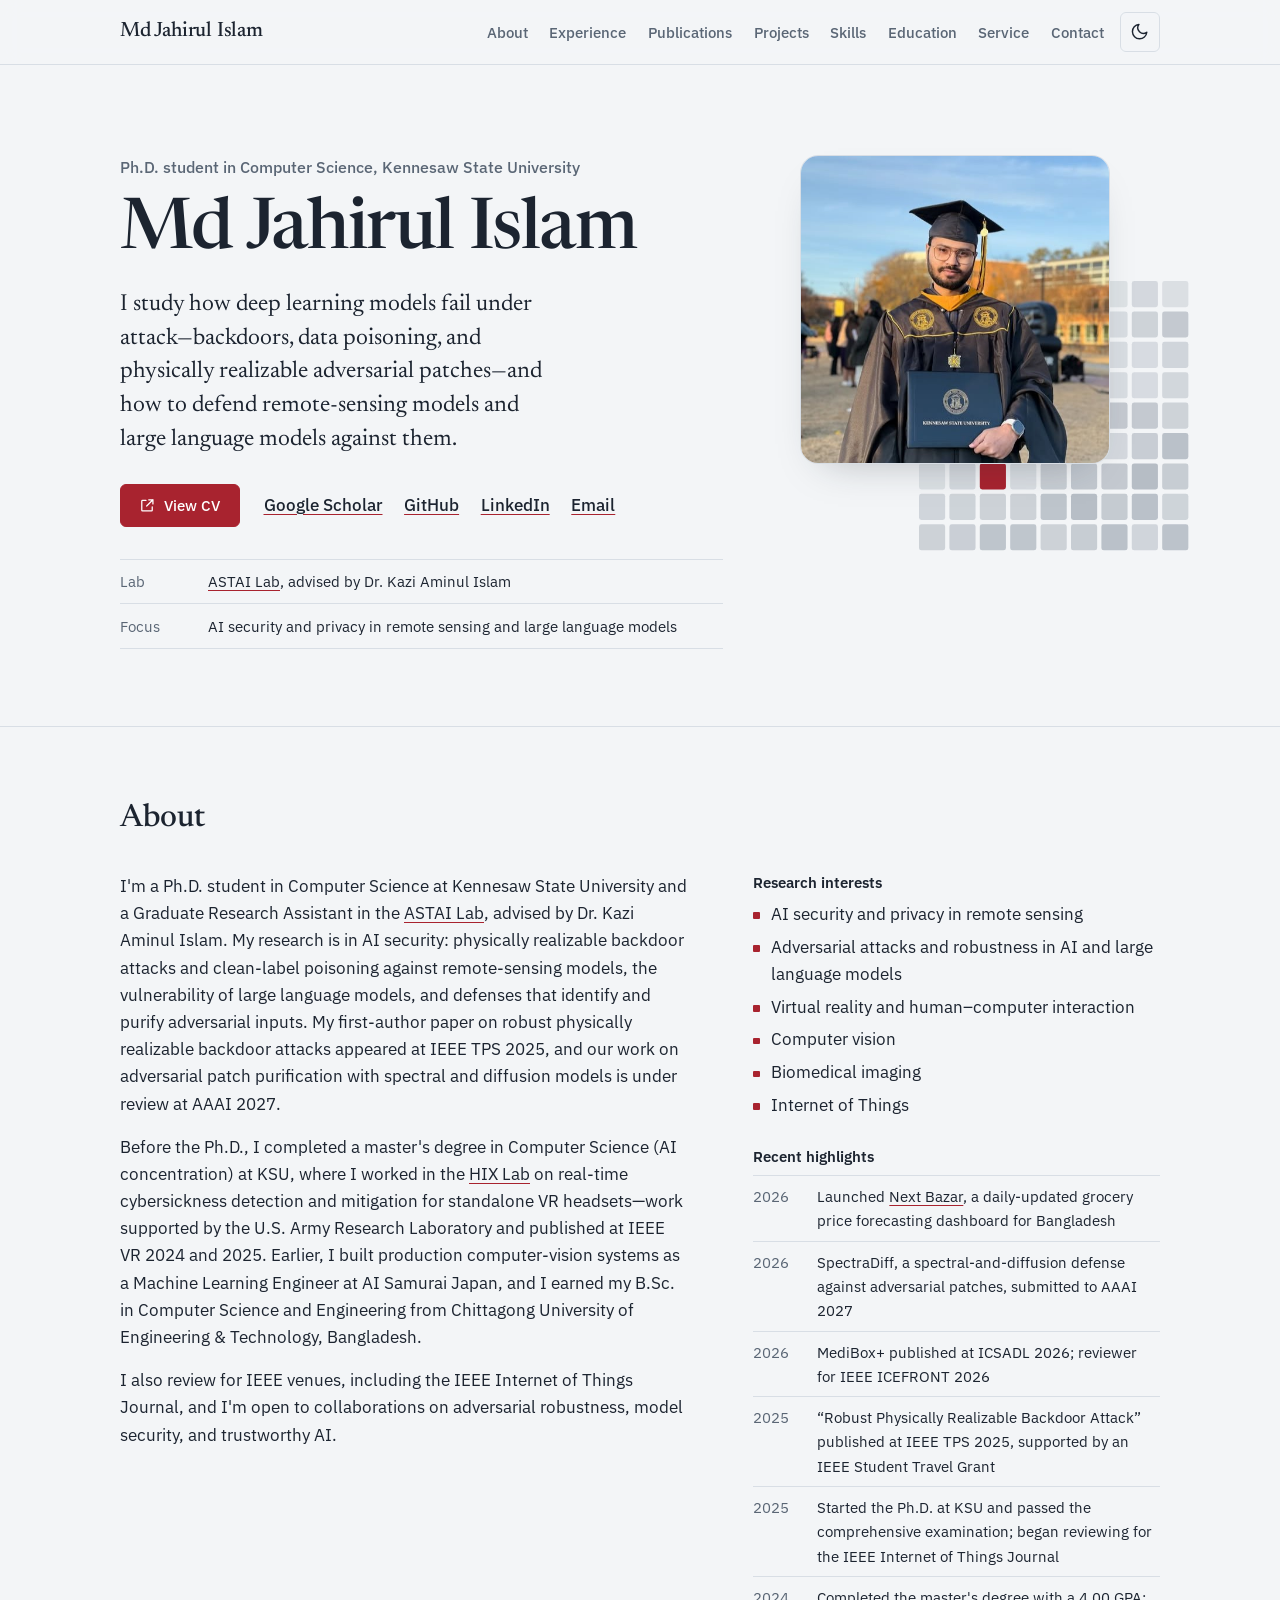
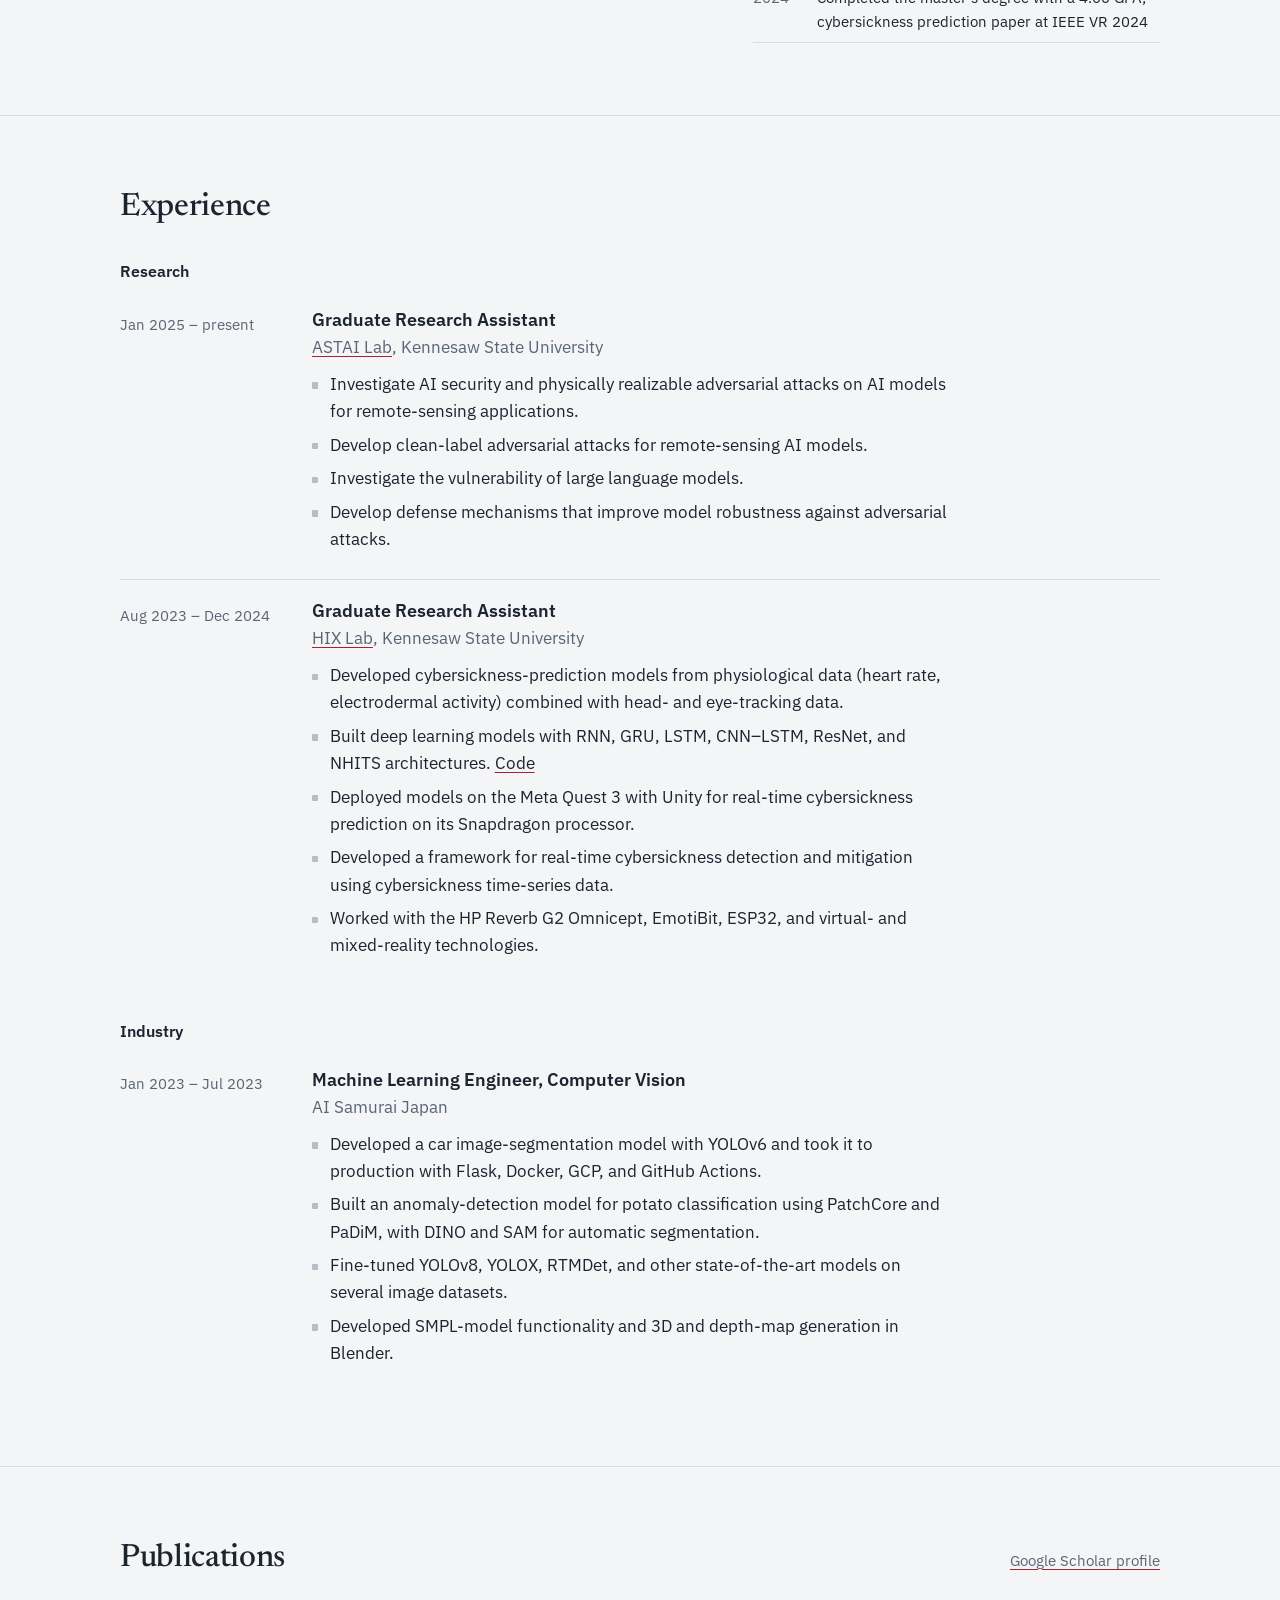
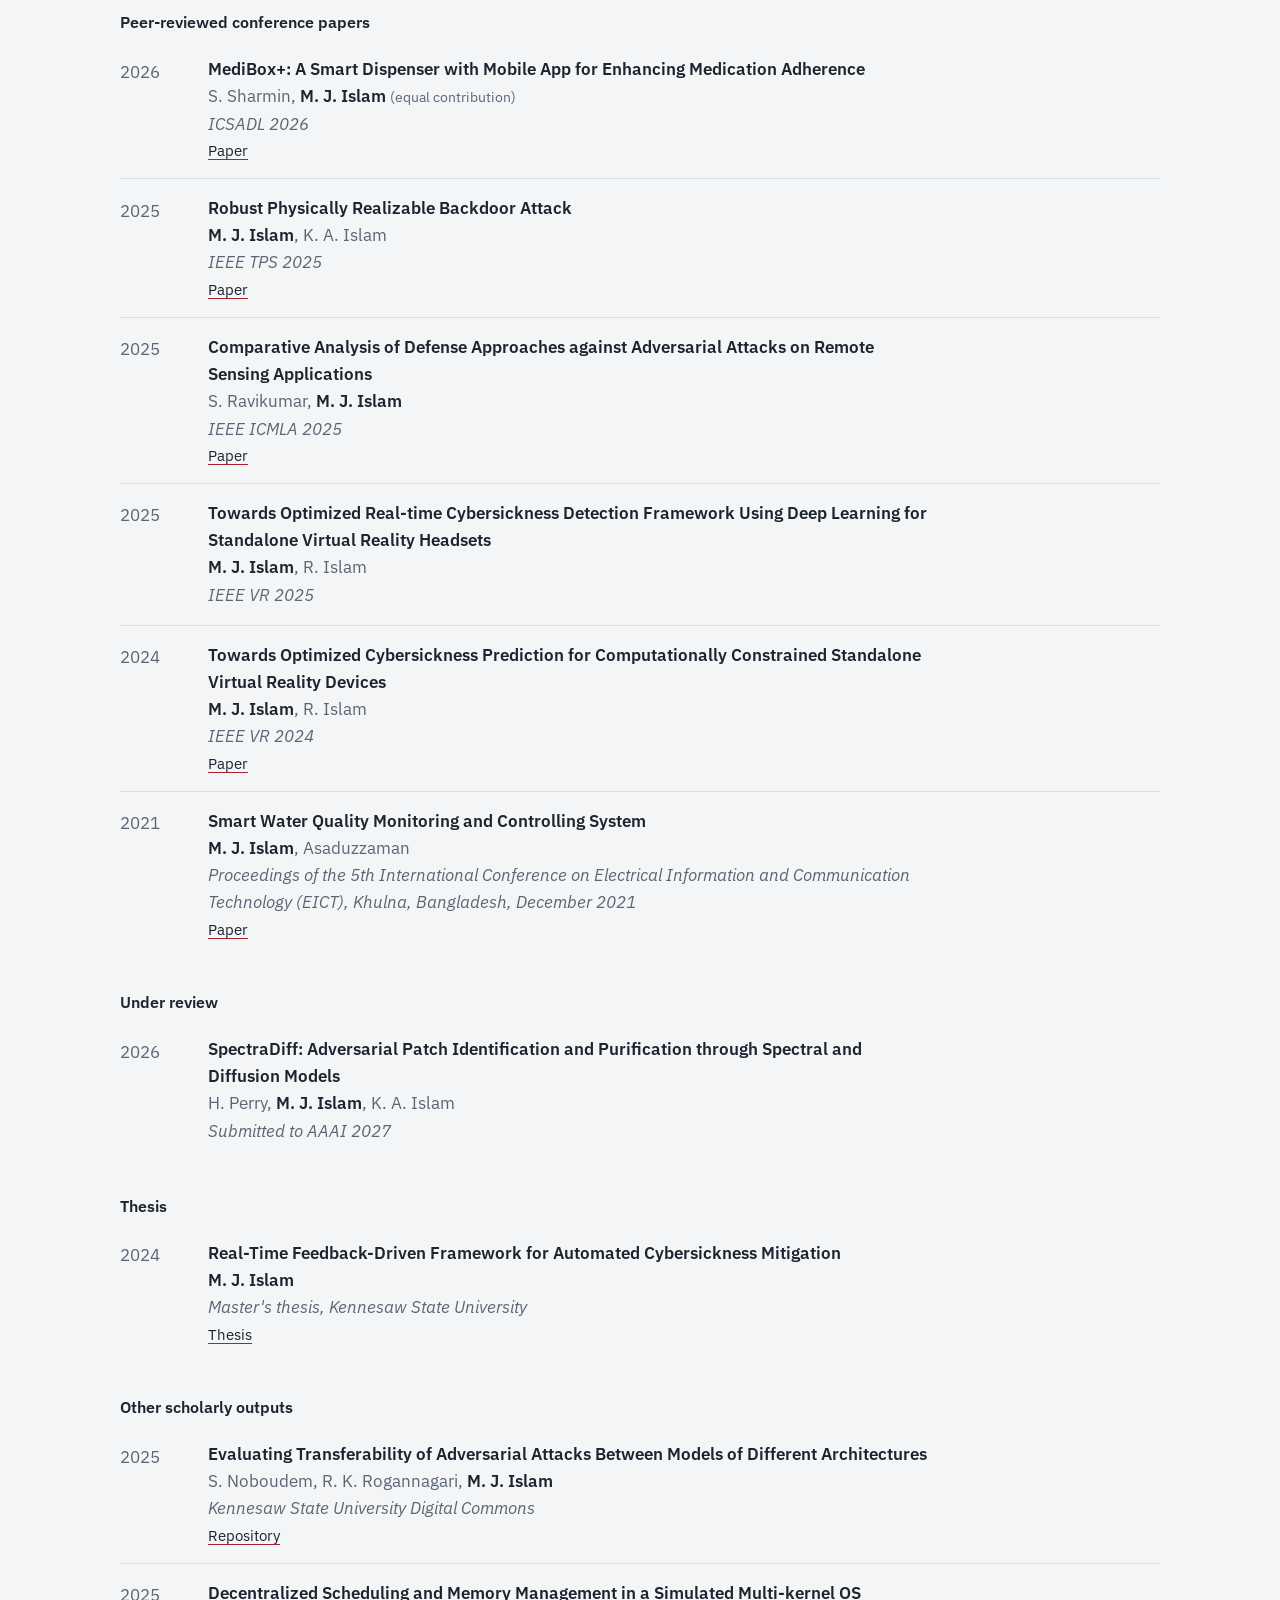
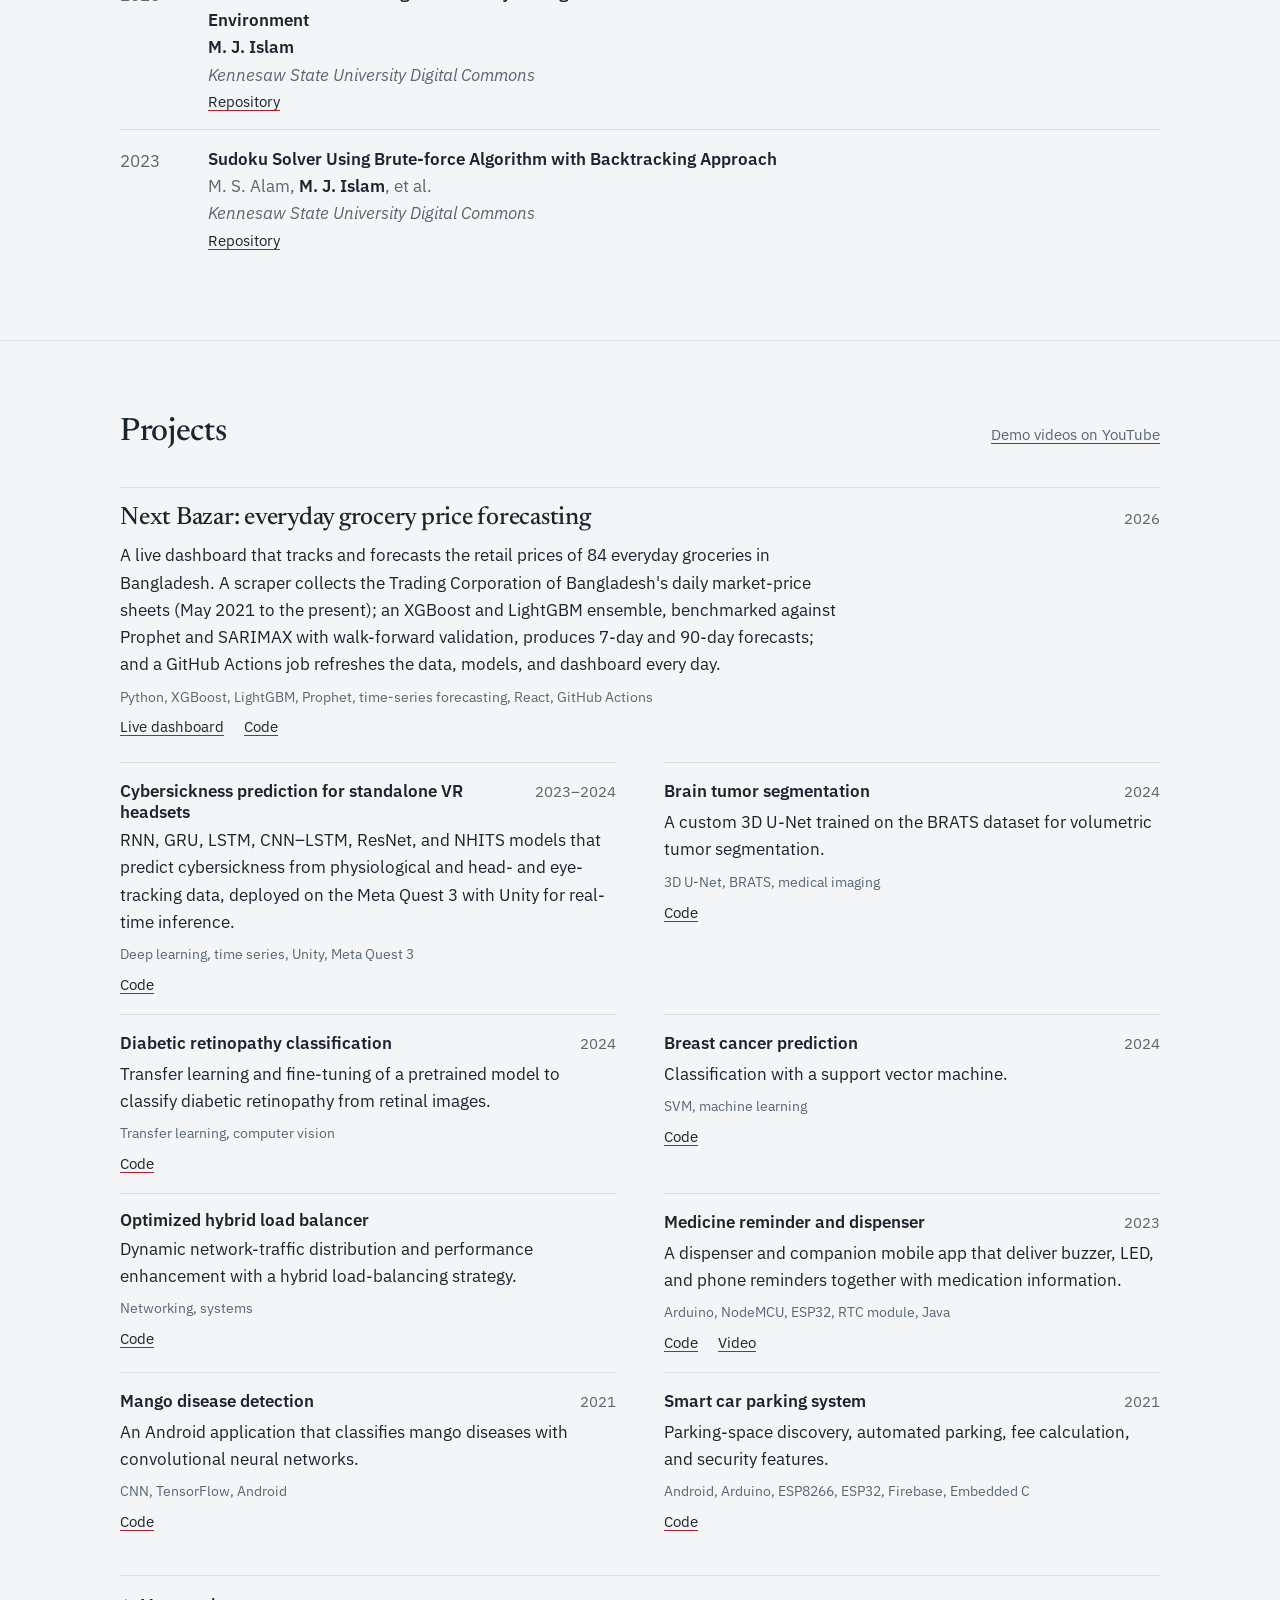
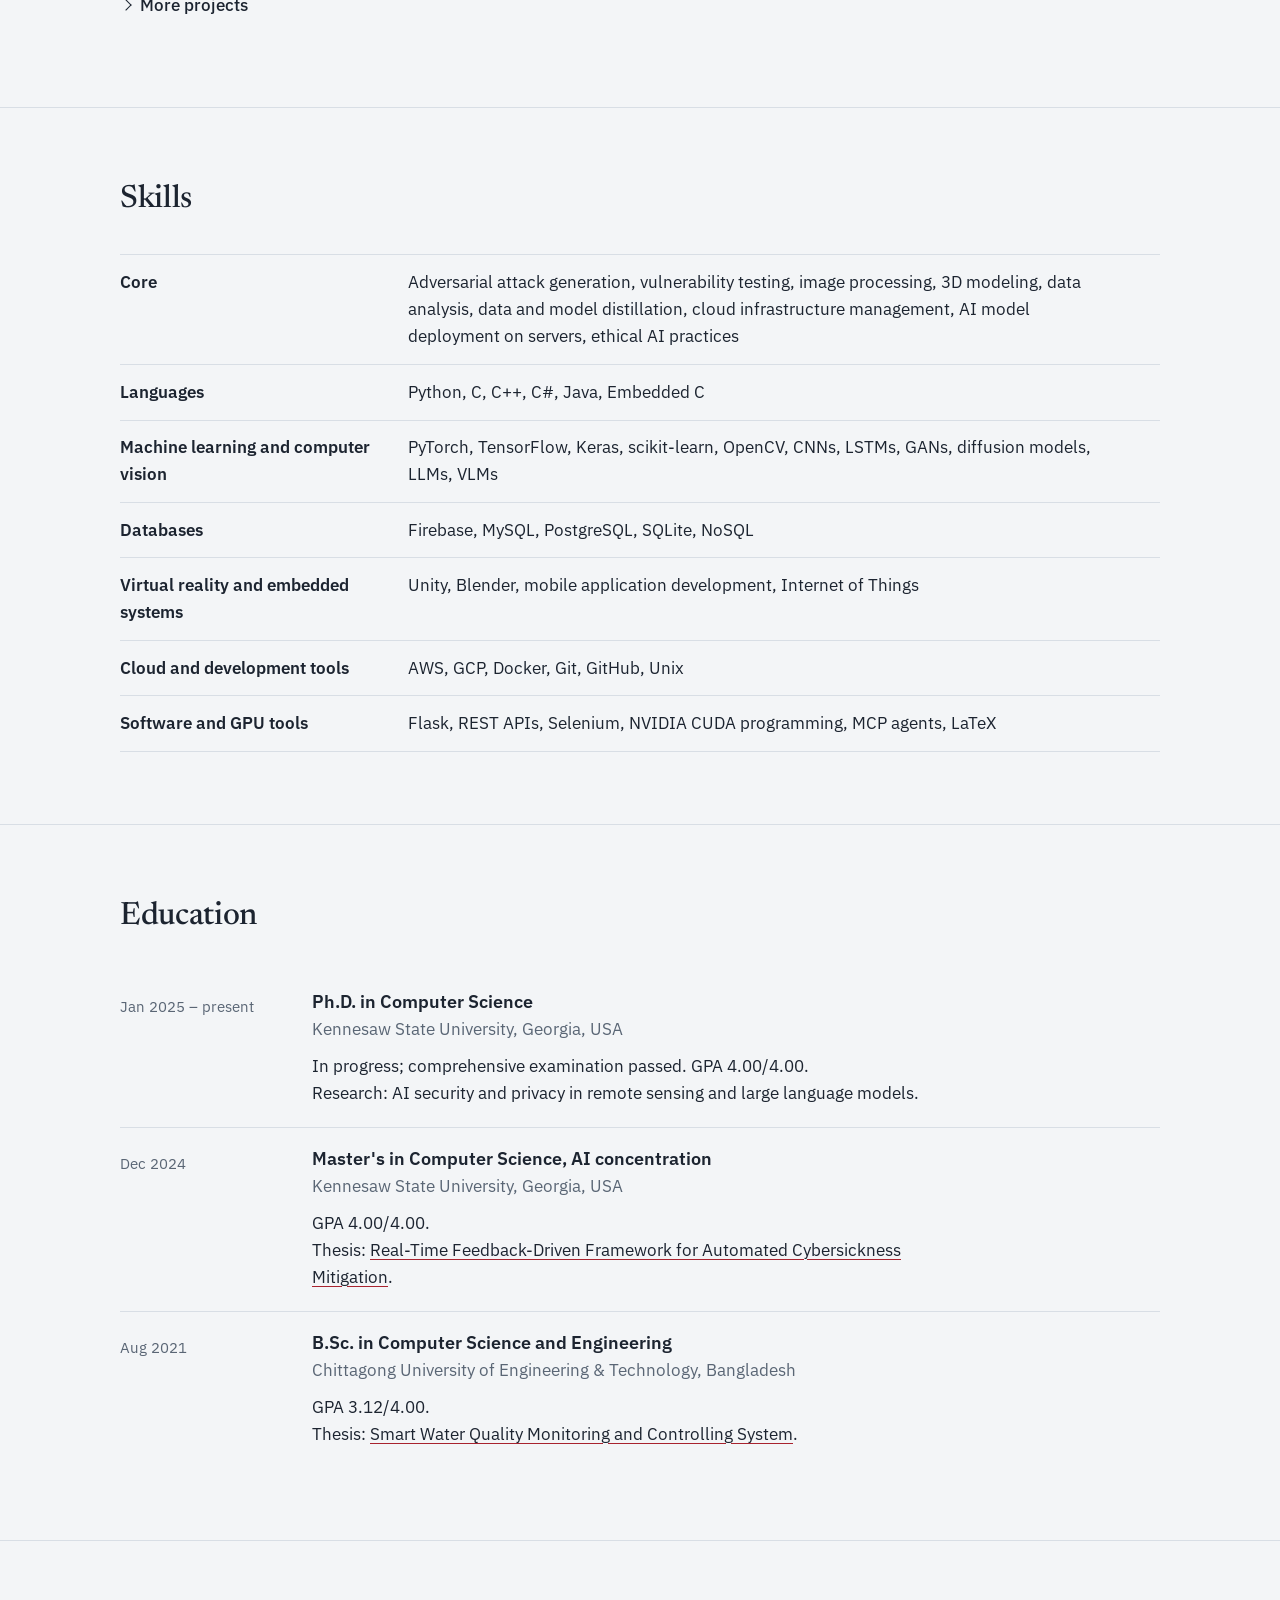
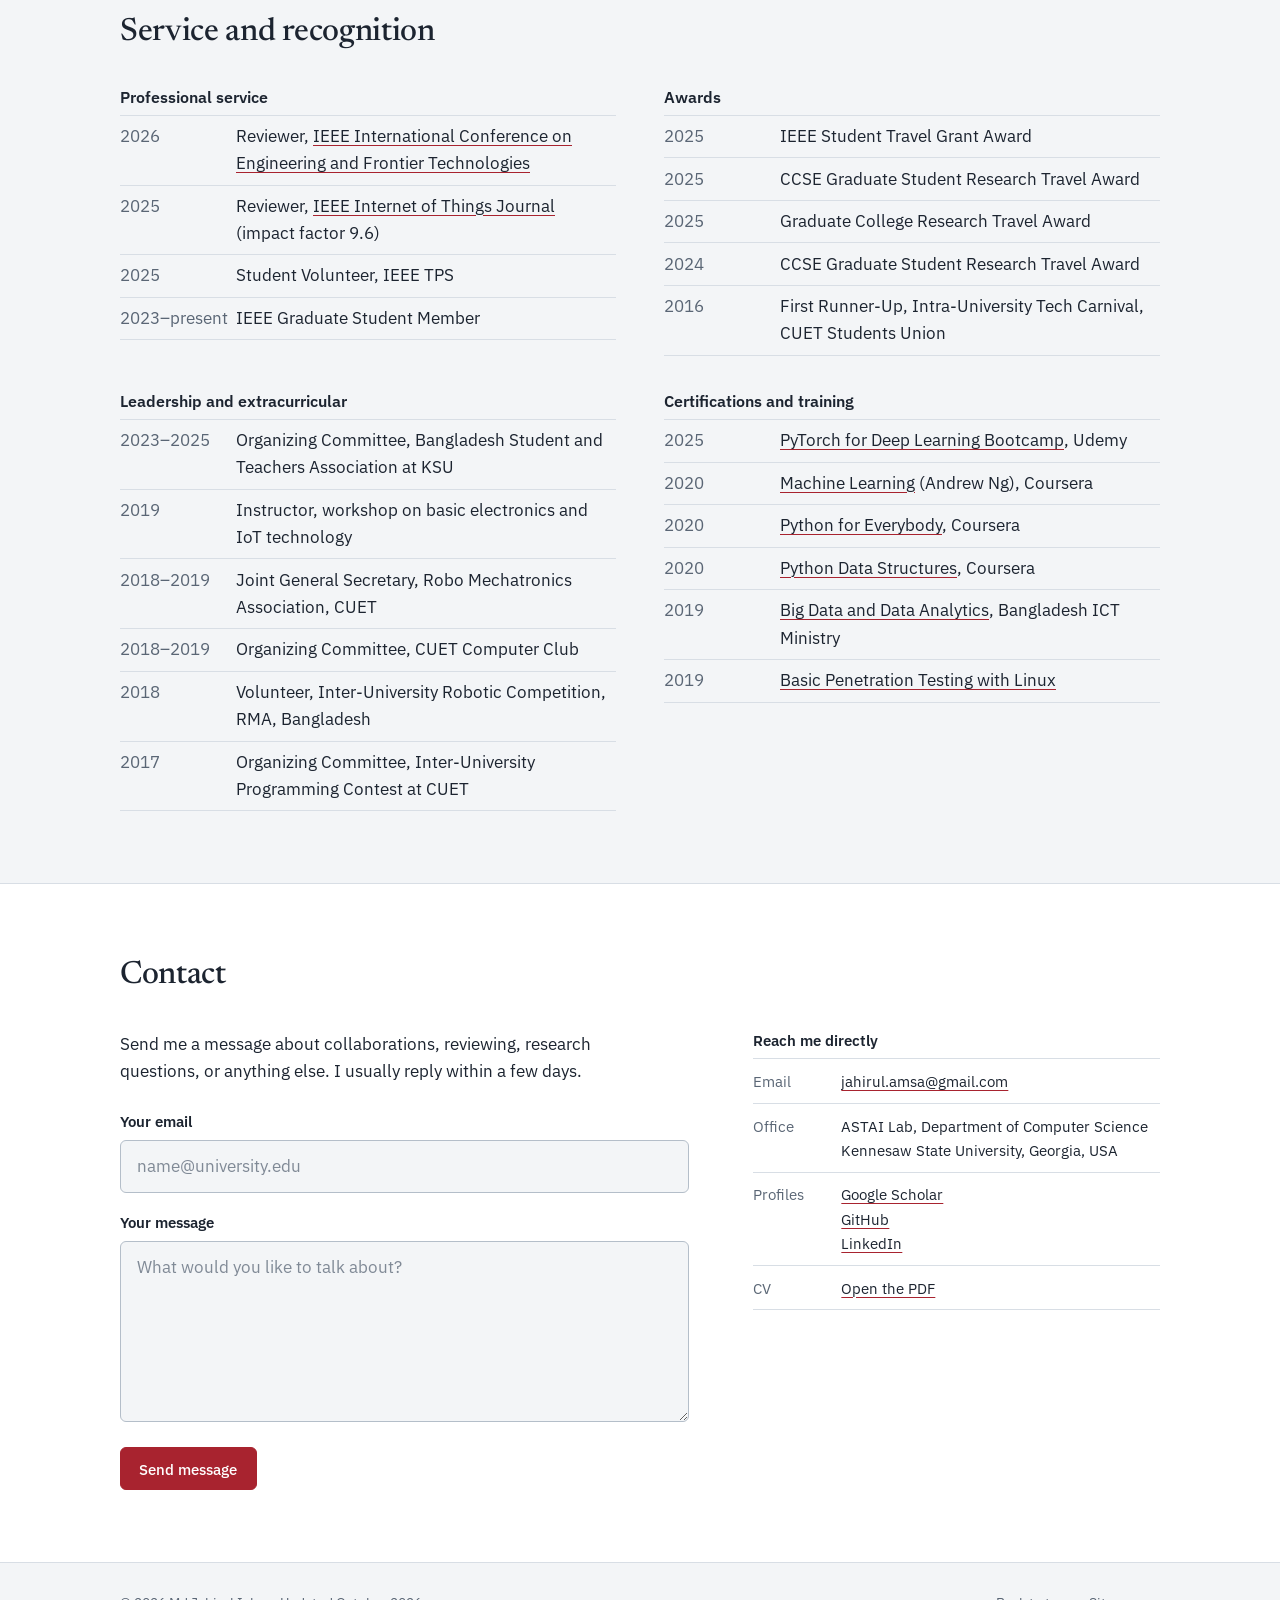
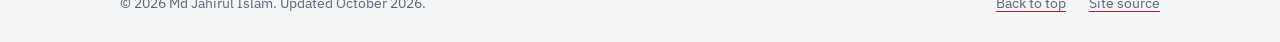
<file: index.html>
<!DOCTYPE html>
<html lang="en">
<head>
  <meta charset="utf-8">
  <meta name="viewport" content="width=device-width, initial-scale=1">
  <title>Md Jahirul Islam — AI security researcher, Ph.D. student at Kennesaw State University</title>
  <meta name="description" content="Md Jahirul Islam is a Ph.D. student in Computer Science at Kennesaw State University researching AI security: backdoor and poisoning attacks, physically realizable adversarial patches, and defenses for remote-sensing models and large language models.">
  <meta name="author" content="Md Jahirul Islam">
  <link rel="canonical" href="https://jahirul1404092.github.io/">
  <meta name="theme-color" content="#f3f5f7" media="(prefers-color-scheme: light)">
  <meta name="theme-color" content="#10151c" media="(prefers-color-scheme: dark)">

  <meta property="og:type" content="profile">
  <meta property="og:title" content="Md Jahirul Islam — AI security researcher">
  <meta property="og:description" content="Ph.D. student in Computer Science at Kennesaw State University. Backdoor and poisoning attacks, adversarial patches, and defenses for remote-sensing and language models.">
  <meta property="og:url" content="https://jahirul1404092.github.io/">
  <meta property="og:image" content="https://jahirul1404092.github.io/images/og-image.png">
  <meta name="twitter:card" content="summary_large_image">

  <link rel="icon" href="favicon.svg" type="image/svg+xml">
  <link rel="apple-touch-icon" href="images/apple-touch-icon.png">

  <link rel="preload" href="fonts/newsreader-latin-wght.woff2" as="font" type="font/woff2" crossorigin>
  <link rel="preload" href="fonts/ibm-plex-sans-latin-400-normal.woff2" as="font" type="font/woff2" crossorigin>
  <link rel="stylesheet" href="css/style.css">

  <script>
    // Apply a saved theme before first paint so the page never flashes the wrong colors.
    (function () {
      try {
        var t = localStorage.getItem('theme');
        if (t === 'light' || t === 'dark') document.documentElement.setAttribute('data-theme', t);
      } catch (e) {}
    })();
  </script>

  <script type="application/ld+json">
  {
    "@context": "https://schema.org",
    "@type": "Person",
    "name": "Md Jahirul Islam",
    "url": "https://jahirul1404092.github.io/",
    "image": "https://jahirul1404092.github.io/images/profile.jpg",
    "email": "mailto:jahirul.amsa@gmail.com",
    "jobTitle": "Ph.D. Student and Graduate Research Assistant",
    "affiliation": {
      "@type": "CollegeOrUniversity",
      "name": "Kennesaw State University"
    },
    "alumniOf": [
      { "@type": "CollegeOrUniversity", "name": "Kennesaw State University" },
      { "@type": "CollegeOrUniversity", "name": "Chittagong University of Engineering & Technology" }
    ],
    "knowsAbout": ["AI security", "Adversarial machine learning", "Backdoor attacks", "Remote sensing", "Large language models", "Computer vision", "Virtual reality"],
    "sameAs": [
      "https://scholar.google.com/citations?user=NqGL9EwAAAAJ&hl=en",
      "https://github.com/Jahirul1404092",
      "https://www.linkedin.com/in/jahirul92/"
    ]
  }
  </script>
</head>
<body>
<a class="skip-link" href="#about">Skip to content</a>

<header class="site-header">
  <div class="container site-header__row">
    <a class="brand" href="#top">Md Jahirul Islam</a>

    <nav class="site-nav" id="site-nav" aria-label="Sections">
      <a href="#about">About</a>
      <a href="#experience">Experience</a>
      <a href="#publications">Publications</a>
      <a href="#projects">Projects</a>
      <a href="#skills">Skills</a>
      <a href="#education">Education</a>
      <a href="#service">Service</a>
      <a href="#contact">Contact</a>
      <a class="site-nav__cv" href="Md_Jahirul_Islam_Resume.pdf" target="_blank" rel="noopener">View CV</a>
    </nav>

    <div class="site-header__tools">
      <button class="icon-btn" id="theme-toggle" type="button" aria-label="Switch to dark theme" title="Switch theme">
        <svg class="icon icon--sun" viewBox="0 0 24 24" aria-hidden="true"><circle cx="12" cy="12" r="4"/><path d="M12 2v2M12 20v2M4.93 4.93l1.41 1.41M17.66 17.66l1.41 1.41M2 12h2M20 12h2M4.93 19.07l1.41-1.41M17.66 6.34l1.41-1.41"/></svg>
        <svg class="icon icon--moon" viewBox="0 0 24 24" aria-hidden="true"><path d="M21 12.8A9 9 0 1 1 11.2 3a7 7 0 0 0 9.8 9.8z"/></svg>
      </button>
      <button class="icon-btn menu-btn" id="menu-toggle" type="button" aria-expanded="false" aria-controls="site-nav" aria-label="Open menu">
        <svg class="icon" viewBox="0 0 24 24" aria-hidden="true"><path d="M4 7h16M4 12h16M4 17h16"/></svg>
      </button>
    </div>
  </div>
</header>

<main id="top">

  <!-- ============================ Hero ============================ -->
  <section class="hero" aria-labelledby="hero-name">
    <div class="container hero__grid">
      <div class="hero__text">
        <p class="hero__kicker">Ph.D. student in Computer Science, Kennesaw State University</p>
        <h1 class="hero__name" id="hero-name">Md Jahirul Islam</h1>
        <p class="hero__lede">I study how deep learning models fail under attack—backdoors, data poisoning, and physically realizable adversarial patches—and how to defend remote-sensing models and large language models against them.</p>

        <div class="hero__actions">
          <a class="btn btn--primary" href="Md_Jahirul_Islam_Resume.pdf" target="_blank" rel="noopener">
            <svg class="icon" viewBox="0 0 24 24" aria-hidden="true"><path d="M14 4h6v6M20 4l-9 9M19 14v5a1 1 0 0 1-1 1H5a1 1 0 0 1-1-1V6a1 1 0 0 1 1-1h5"/></svg>
            View CV
          </a>
          <nav class="hero__links" aria-label="Profiles">
            <a href="https://scholar.google.com/citations?user=NqGL9EwAAAAJ&amp;hl=en" target="_blank" rel="me noopener">Google Scholar</a>
            <a href="https://github.com/Jahirul1404092" target="_blank" rel="me noopener">GitHub</a>
            <a href="https://www.linkedin.com/in/jahirul92/" target="_blank" rel="me noopener">LinkedIn</a>
            <a href="mailto:jahirul.amsa@gmail.com">Email</a>
          </nav>
        </div>

        <dl class="hero__meta">
          <div>
            <dt>Lab</dt>
            <dd><a href="https://sites.google.com/view/astai" target="_blank" rel="noopener">ASTAI Lab</a>, advised by Dr. Kazi Aminul Islam</dd>
          </div>
          <div>
            <dt>Focus</dt>
            <dd>AI security and privacy in remote sensing and large language models</dd>
          </div>
        </dl>
      </div>

      <figure class="hero__figure">
        <svg class="tiles" viewBox="0 0 9 9" aria-hidden="true" focusable="false">
          <rect class="tile" x="0" y="0" width="0.86" height="0.86" rx="0.08" opacity="0.1"/>
          <rect class="tile" x="1" y="0" width="0.86" height="0.86" rx="0.08" opacity="0.12"/>
          <rect class="tile" x="2" y="0" width="0.86" height="0.86" rx="0.08" opacity="0.15"/>
          <rect class="tile" x="3" y="0" width="0.86" height="0.86" rx="0.08" opacity="0.14"/>
          <rect class="tile" x="4" y="0" width="0.86" height="0.86" rx="0.08" opacity="0.2"/>
          <rect class="tile" x="5" y="0" width="0.86" height="0.86" rx="0.08" opacity="0.2"/>
          <rect class="tile" x="6" y="0" width="0.86" height="0.86" rx="0.08" opacity="0.18"/>
          <rect class="tile" x="7" y="0" width="0.86" height="0.86" rx="0.08" opacity="0.26"/>
          <rect class="tile" x="8" y="0" width="0.86" height="0.86" rx="0.08" opacity="0.2"/>
          <rect class="tile" x="0" y="1" width="0.86" height="0.86" rx="0.08" opacity="0.12"/>
          <rect class="tile" x="1" y="1" width="0.86" height="0.86" rx="0.08" opacity="0.13"/>
          <rect class="tile" x="2" y="1" width="0.86" height="0.86" rx="0.08" opacity="0.14"/>
          <rect class="tile" x="3" y="1" width="0.86" height="0.86" rx="0.08" opacity="0.19"/>
          <rect class="tile" x="4" y="1" width="0.86" height="0.86" rx="0.08" opacity="0.25"/>
          <rect class="tile" x="5" y="1" width="0.86" height="0.86" rx="0.08" opacity="0.19"/>
          <rect class="tile" x="6" y="1" width="0.86" height="0.86" rx="0.08" opacity="0.22"/>
          <rect class="tile" x="7" y="1" width="0.86" height="0.86" rx="0.08" opacity="0.31"/>
          <rect class="tile" x="8" y="1" width="0.86" height="0.86" rx="0.08" opacity="0.4"/>
          <rect class="tile" x="0" y="2" width="0.86" height="0.86" rx="0.08" opacity="0.15"/>
          <rect class="tile" x="1" y="2" width="0.86" height="0.86" rx="0.08" opacity="0.16"/>
          <rect class="tile" x="2" y="2" width="0.86" height="0.86" rx="0.08" opacity="0.24"/>
          <rect class="tile" x="3" y="2" width="0.86" height="0.86" rx="0.08" opacity="0.17"/>
          <rect class="tile" x="4" y="2" width="0.86" height="0.86" rx="0.08" opacity="0.29"/>
          <rect class="tile" x="5" y="2" width="0.86" height="0.86" rx="0.08" opacity="0.23"/>
          <rect class="tile" x="6" y="2" width="0.86" height="0.86" rx="0.08" opacity="0.22"/>
          <rect class="tile" x="7" y="2" width="0.86" height="0.86" rx="0.08" opacity="0.23"/>
          <rect class="tile" x="8" y="2" width="0.86" height="0.86" rx="0.08" opacity="0.29"/>
          <rect class="tile" x="0" y="3" width="0.86" height="0.86" rx="0.08" opacity="0.19"/>
          <rect class="tile" x="1" y="3" width="0.86" height="0.86" rx="0.08" opacity="0.16"/>
          <rect class="tile" x="2" y="3" width="0.86" height="0.86" rx="0.08" opacity="0.23"/>
          <rect class="tile" x="3" y="3" width="0.86" height="0.86" rx="0.08" opacity="0.26"/>
          <rect class="tile" x="4" y="3" width="0.86" height="0.86" rx="0.08" opacity="0.24"/>
          <rect class="tile" x="5" y="3" width="0.86" height="0.86" rx="0.08" opacity="0.29"/>
          <rect class="tile" x="6" y="3" width="0.86" height="0.86" rx="0.08" opacity="0.22"/>
          <rect class="tile" x="7" y="3" width="0.86" height="0.86" rx="0.08" opacity="0.23"/>
          <rect class="tile" x="8" y="3" width="0.86" height="0.86" rx="0.08" opacity="0.28"/>
          <rect class="tile" x="0" y="4" width="0.86" height="0.86" rx="0.08" opacity="0.21"/>
          <rect class="tile" x="1" y="4" width="0.86" height="0.86" rx="0.08" opacity="0.21"/>
          <rect class="tile" x="2" y="4" width="0.86" height="0.86" rx="0.08" opacity="0.21"/>
          <rect class="tile" x="3" y="4" width="0.86" height="0.86" rx="0.08" opacity="0.28"/>
          <rect class="tile" x="4" y="4" width="0.86" height="0.86" rx="0.08" opacity="0.28"/>
          <rect class="tile" x="5" y="4" width="0.86" height="0.86" rx="0.08" opacity="0.27"/>
          <rect class="tile" x="6" y="4" width="0.86" height="0.86" rx="0.08" opacity="0.4"/>
          <rect class="tile" x="7" y="4" width="0.86" height="0.86" rx="0.08" opacity="0.4"/>
          <rect class="tile" x="8" y="4" width="0.86" height="0.86" rx="0.08" opacity="0.31"/>
          <rect class="tile" x="0" y="5" width="0.86" height="0.86" rx="0.08" opacity="0.22"/>
          <rect class="tile" x="1" y="5" width="0.86" height="0.86" rx="0.08" opacity="0.24"/>
          <rect class="tile" x="2" y="5" width="0.86" height="0.86" rx="0.08" opacity="0.32"/>
          <rect class="tile" x="3" y="5" width="0.86" height="0.86" rx="0.08" opacity="0.33"/>
          <rect class="tile" x="4" y="5" width="0.86" height="0.86" rx="0.08" opacity="0.27"/>
          <rect class="tile" x="5" y="5" width="0.86" height="0.86" rx="0.08" opacity="0.44"/>
          <rect class="tile" x="6" y="5" width="0.86" height="0.86" rx="0.08" opacity="0.26"/>
          <rect class="tile" x="7" y="5" width="0.86" height="0.86" rx="0.08" opacity="0.36"/>
          <rect class="tile" x="8" y="5" width="0.86" height="0.86" rx="0.08" opacity="0.48"/>
          <rect class="tile" x="0" y="6" width="0.86" height="0.86" rx="0.08" opacity="0.19"/>
          <rect class="tile" x="1" y="6" width="0.86" height="0.86" rx="0.08" opacity="0.26"/>
          <rect class="tile tile--patch" x="2" y="6" width="0.86" height="0.86" rx="0.08" opacity="0.45"/>
          <rect class="tile" x="3" y="6" width="0.86" height="0.86" rx="0.08" opacity="0.22"/>
          <rect class="tile" x="4" y="6" width="0.86" height="0.86" rx="0.08" opacity="0.37"/>
          <rect class="tile" x="5" y="6" width="0.86" height="0.86" rx="0.08" opacity="0.42"/>
          <rect class="tile" x="6" y="6" width="0.86" height="0.86" rx="0.08" opacity="0.4"/>
          <rect class="tile" x="7" y="6" width="0.86" height="0.86" rx="0.08" opacity="0.51"/>
          <rect class="tile" x="8" y="6" width="0.86" height="0.86" rx="0.08" opacity="0.37"/>
          <rect class="tile" x="0" y="7" width="0.86" height="0.86" rx="0.08" opacity="0.29"/>
          <rect class="tile" x="1" y="7" width="0.86" height="0.86" rx="0.08" opacity="0.3"/>
          <rect class="tile" x="2" y="7" width="0.86" height="0.86" rx="0.08" opacity="0.32"/>
          <rect class="tile" x="3" y="7" width="0.86" height="0.86" rx="0.08" opacity="0.32"/>
          <rect class="tile" x="4" y="7" width="0.86" height="0.86" rx="0.08" opacity="0.44"/>
          <rect class="tile" x="5" y="7" width="0.86" height="0.86" rx="0.08" opacity="0.5"/>
          <rect class="tile" x="6" y="7" width="0.86" height="0.86" rx="0.08" opacity="0.39"/>
          <rect class="tile" x="7" y="7" width="0.86" height="0.86" rx="0.08" opacity="0.48"/>
          <rect class="tile" x="8" y="7" width="0.86" height="0.86" rx="0.08" opacity="0.3"/>
          <rect class="tile" x="0" y="8" width="0.86" height="0.86" rx="0.08" opacity="0.32"/>
          <rect class="tile" x="1" y="8" width="0.86" height="0.86" rx="0.08" opacity="0.34"/>
          <rect class="tile" x="2" y="8" width="0.86" height="0.86" rx="0.08" opacity="0.44"/>
          <rect class="tile" x="3" y="8" width="0.86" height="0.86" rx="0.08" opacity="0.43"/>
          <rect class="tile" x="4" y="8" width="0.86" height="0.86" rx="0.08" opacity="0.32"/>
          <rect class="tile" x="5" y="8" width="0.86" height="0.86" rx="0.08" opacity="0.37"/>
          <rect class="tile" x="6" y="8" width="0.86" height="0.86" rx="0.08" opacity="0.48"/>
          <rect class="tile" x="7" y="8" width="0.86" height="0.86" rx="0.08" opacity="0.29"/>
          <rect class="tile" x="8" y="8" width="0.86" height="0.86" rx="0.08" opacity="0.46"/>
        </svg>
        <img class="hero__photo" src="images/profile.jpg" width="526" height="526" alt="Portrait of Md Jahirul Islam in graduation regalia at Kennesaw State University" fetchpriority="high">
      </figure>
    </div>
  </section>

  <!-- ============================ About ============================ -->
  <section class="section" id="about" aria-labelledby="about-title">
    <div class="container">
      <div class="section__head">
        <h2 id="about-title">About</h2>
      </div>
      <div class="split">
        <div class="prose">
          <p>I'm a Ph.D. student in Computer Science at Kennesaw State University and a Graduate Research Assistant in the <a href="https://sites.google.com/view/astai" target="_blank" rel="noopener">ASTAI Lab</a>, advised by Dr. Kazi Aminul Islam. My research is in AI security: physically realizable backdoor attacks and clean-label poisoning against remote-sensing models, the vulnerability of large language models, and defenses that identify and purify adversarial inputs. My first-author paper on robust physically realizable backdoor attacks appeared at IEEE TPS 2025, and our work on adversarial patch purification with spectral and diffusion models is under review at AAAI 2027.</p>
          <p>Before the Ph.D., I completed a master's degree in Computer Science (AI concentration) at KSU, where I worked in the <a href="https://www.hix-lab.com/" target="_blank" rel="noopener">HIX Lab</a> on real-time cybersickness detection and mitigation for standalone VR headsets—work supported by the U.S. Army Research Laboratory and published at IEEE VR 2024 and 2025. Earlier, I built production computer-vision systems as a Machine Learning Engineer at AI Samurai Japan, and I earned my B.Sc. in Computer Science and Engineering from Chittagong University of Engineering &amp; Technology, Bangladesh.</p>
          <p>I also review for IEEE venues, including the IEEE Internet of Things Journal, and I'm open to collaborations on adversarial robustness, model security, and trustworthy AI.</p>
        </div>

        <aside class="side">
          <h3 class="side__title">Research interests</h3>
          <ul class="plain-list">
            <li>AI security and privacy in remote sensing</li>
            <li>Adversarial attacks and robustness in AI and large language models</li>
            <li>Virtual reality and human–computer interaction</li>
            <li>Computer vision</li>
            <li>Biomedical imaging</li>
            <li>Internet of Things</li>
          </ul>

          <h3 class="side__title">Recent highlights</h3>
          <ul class="highlights">
            <li><span class="highlights__year">2026</span><span>Launched <a href="https://jahirul1404092.github.io/next-bazar/" target="_blank" rel="noopener">Next Bazar</a>, a daily-updated grocery price forecasting dashboard for Bangladesh</span></li>
            <li><span class="highlights__year">2026</span><span>SpectraDiff, a spectral-and-diffusion defense against adversarial patches, submitted to AAAI 2027</span></li>
            <li><span class="highlights__year">2026</span><span>MediBox+ published at ICSADL 2026; reviewer for IEEE ICEFRONT 2026</span></li>
            <li><span class="highlights__year">2025</span><span>“Robust Physically Realizable Backdoor Attack” published at IEEE TPS 2025, supported by an IEEE Student Travel Grant</span></li>
            <li><span class="highlights__year">2025</span><span>Started the Ph.D. at KSU and passed the comprehensive examination; began reviewing for the IEEE Internet of Things Journal</span></li>
            <li><span class="highlights__year">2024</span><span>Completed the master's degree with a 4.00 GPA; cybersickness prediction paper at IEEE VR 2024</span></li>
          </ul>
        </aside>
      </div>
    </div>
  </section>

  <!-- ============================ Experience ============================ -->
  <section class="section" id="experience" aria-labelledby="experience-title">
    <div class="container">
      <div class="section__head">
        <h2 id="experience-title">Experience</h2>
      </div>

      <h3 class="group-title">Research</h3>
      <ol class="entries">
        <li class="entry">
          <div class="entry__when">Jan 2025 – present</div>
          <div class="entry__body">
            <h4 class="entry__title">Graduate Research Assistant</h4>
            <p class="entry__org"><a href="https://sites.google.com/view/astai" target="_blank" rel="noopener">ASTAI Lab</a>, Kennesaw State University</p>
            <ul class="entry__points">
              <li>Investigate AI security and physically realizable adversarial attacks on AI models for remote-sensing applications.</li>
              <li>Develop clean-label adversarial attacks for remote-sensing AI models.</li>
              <li>Investigate the vulnerability of large language models.</li>
              <li>Develop defense mechanisms that improve model robustness against adversarial attacks.</li>
            </ul>
          </div>
        </li>
        <li class="entry">
          <div class="entry__when">Aug 2023 – Dec 2024</div>
          <div class="entry__body">
            <h4 class="entry__title">Graduate Research Assistant</h4>
            <p class="entry__org"><a href="https://www.hix-lab.com/" target="_blank" rel="noopener">HIX Lab</a>, Kennesaw State University</p>
            <ul class="entry__points">
              <li>Developed cybersickness-prediction models from physiological data (heart rate, electrodermal activity) combined with head- and eye-tracking data.</li>
              <li>Built deep learning models with RNN, GRU, LSTM, CNN–LSTM, ResNet, and NHITS architectures. <a href="https://github.com/Jahirul1404092/Cybersickness_prediction" target="_blank" rel="noopener">Code</a></li>
              <li>Deployed models on the Meta Quest 3 with Unity for real-time cybersickness prediction on its Snapdragon processor.</li>
              <li>Developed a framework for real-time cybersickness detection and mitigation using cybersickness time-series data.</li>
              <li>Worked with the HP Reverb G2 Omnicept, EmotiBit, ESP32, and virtual- and mixed-reality technologies.</li>
            </ul>
          </div>
        </li>
      </ol>

      <h3 class="group-title">Industry</h3>
      <ol class="entries">
        <li class="entry">
          <div class="entry__when">Jan 2023 – Jul 2023</div>
          <div class="entry__body">
            <h4 class="entry__title">Machine Learning Engineer, Computer Vision</h4>
            <p class="entry__org">AI Samurai Japan</p>
            <ul class="entry__points">
              <li>Developed a car image-segmentation model with YOLOv6 and took it to production with Flask, Docker, GCP, and GitHub Actions.</li>
              <li>Built an anomaly-detection model for potato classification using PatchCore and PaDiM, with DINO and SAM for automatic segmentation.</li>
              <li>Fine-tuned YOLOv8, YOLOX, RTMDet, and other state-of-the-art models on several image datasets.</li>
              <li>Developed SMPL-model functionality and 3D and depth-map generation in Blender.</li>
            </ul>
          </div>
        </li>
      </ol>
    </div>
  </section>

  <!-- ============================ Publications ============================ -->
  <section class="section" id="publications" aria-labelledby="publications-title">
    <div class="container">
      <div class="section__head">
        <h2 id="publications-title">Publications</h2>
        <a class="section__link" href="https://scholar.google.com/citations?user=NqGL9EwAAAAJ&amp;hl=en" target="_blank" rel="noopener">Google Scholar profile</a>
      </div>

      <h3 class="group-title">Peer-reviewed conference papers</h3>
      <ol class="pubs">
        <li class="pub">
          <span class="pub__year">2026</span>
          <div class="pub__body">
            <p class="pub__title">MediBox+: A Smart Dispenser with Mobile App for Enhancing Medication Adherence</p>
            <p class="pub__authors">S. Sharmin, <span class="me">M. J. Islam</span> <span class="pub__note">(equal contribution)</span></p>
            <p class="pub__venue">ICSADL 2026</p>
            <p class="pub__links"><a href="https://ieeexplore.ieee.org/abstract/document/11451937/" target="_blank" rel="noopener">Paper</a></p>
          </div>
        </li>
        <li class="pub">
          <span class="pub__year">2025</span>
          <div class="pub__body">
            <p class="pub__title">Robust Physically Realizable Backdoor Attack</p>
            <p class="pub__authors"><span class="me">M. J. Islam</span>, K. A. Islam</p>
            <p class="pub__venue">IEEE TPS 2025</p>
            <p class="pub__links"><a href="https://ieeexplore.ieee.org/abstract/document/11410297" target="_blank" rel="noopener">Paper</a></p>
          </div>
        </li>
        <li class="pub">
          <span class="pub__year">2025</span>
          <div class="pub__body">
            <p class="pub__title">Comparative Analysis of Defense Approaches against Adversarial Attacks on Remote Sensing Applications</p>
            <p class="pub__authors">S. Ravikumar, <span class="me">M. J. Islam</span></p>
            <p class="pub__venue">IEEE ICMLA 2025</p>
            <p class="pub__links"><a href="https://ieeexplore.ieee.org/abstract/document/11471465" target="_blank" rel="noopener">Paper</a></p>
          </div>
        </li>
        <li class="pub">
          <span class="pub__year">2025</span>
          <div class="pub__body">
            <p class="pub__title">Towards Optimized Real-time Cybersickness Detection Framework Using Deep Learning for Standalone Virtual Reality Headsets</p>
            <p class="pub__authors"><span class="me">M. J. Islam</span>, R. Islam</p>
            <p class="pub__venue">IEEE VR 2025</p>
          </div>
        </li>
        <li class="pub">
          <span class="pub__year">2024</span>
          <div class="pub__body">
            <p class="pub__title">Towards Optimized Cybersickness Prediction for Computationally Constrained Standalone Virtual Reality Devices</p>
            <p class="pub__authors"><span class="me">M. J. Islam</span>, R. Islam</p>
            <p class="pub__venue">IEEE VR 2024</p>
            <p class="pub__links"><a href="https://ieeexplore.ieee.org/abstract/document/10536287" target="_blank" rel="noopener">Paper</a></p>
          </div>
        </li>
        <li class="pub">
          <span class="pub__year">2021</span>
          <div class="pub__body">
            <p class="pub__title">Smart Water Quality Monitoring and Controlling System</p>
            <p class="pub__authors"><span class="me">M. J. Islam</span>, Asaduzzaman</p>
            <p class="pub__venue">Proceedings of the 5th International Conference on Electrical Information and Communication Technology (EICT), Khulna, Bangladesh, December 2021</p>
            <p class="pub__links"><a href="https://ieeexplore.ieee.org/document/9733434" target="_blank" rel="noopener">Paper</a></p>
          </div>
        </li>
      </ol>

      <h3 class="group-title">Under review</h3>
      <ol class="pubs">
        <li class="pub">
          <span class="pub__year">2026</span>
          <div class="pub__body">
            <p class="pub__title">SpectraDiff: Adversarial Patch Identification and Purification through Spectral and Diffusion Models</p>
            <p class="pub__authors">H. Perry, <span class="me">M. J. Islam</span>, K. A. Islam</p>
            <p class="pub__venue">Submitted to AAAI 2027</p>
          </div>
        </li>
      </ol>

      <h3 class="group-title">Thesis</h3>
      <ol class="pubs">
        <li class="pub">
          <span class="pub__year">2024</span>
          <div class="pub__body">
            <p class="pub__title">Real-Time Feedback-Driven Framework for Automated Cybersickness Mitigation</p>
            <p class="pub__authors"><span class="me">M. J. Islam</span></p>
            <p class="pub__venue">Master's thesis, Kennesaw State University</p>
            <p class="pub__links"><a href="https://digitalcommons.kennesaw.edu/cgi/viewcontent.cgi?article=1055&amp;context=masterstheses" target="_blank" rel="noopener">Thesis</a></p>
          </div>
        </li>
      </ol>

      <h3 class="group-title">Other scholarly outputs</h3>
      <ol class="pubs">
        <li class="pub">
          <span class="pub__year">2025</span>
          <div class="pub__body">
            <p class="pub__title">Evaluating Transferability of Adversarial Attacks Between Models of Different Architectures</p>
            <p class="pub__authors">S. Noboudem, R. K. Rogannagari, <span class="me">M. J. Islam</span></p>
            <p class="pub__venue">Kennesaw State University Digital Commons</p>
            <p class="pub__links"><a href="https://digitalcommons.kennesaw.edu/undergradsymposiumksu/spring2025/spring2025/314/" target="_blank" rel="noopener">Repository</a></p>
          </div>
        </li>
        <li class="pub">
          <span class="pub__year">2025</span>
          <div class="pub__body">
            <p class="pub__title">Decentralized Scheduling and Memory Management in a Simulated Multi-kernel OS Environment</p>
            <p class="pub__authors"><span class="me">M. J. Islam</span></p>
            <p class="pub__venue">Kennesaw State University Digital Commons</p>
            <p class="pub__links"><a href="https://digitalcommons.kennesaw.edu/cgi/viewcontent.cgi?article=1650&amp;context=cday" target="_blank" rel="noopener">Repository</a></p>
          </div>
        </li>
        <li class="pub">
          <span class="pub__year">2023</span>
          <div class="pub__body">
            <p class="pub__title">Sudoku Solver Using Brute-force Algorithm with Backtracking Approach</p>
            <p class="pub__authors">M. S. Alam, <span class="me">M. J. Islam</span>, et al.</p>
            <p class="pub__venue">Kennesaw State University Digital Commons</p>
            <p class="pub__links"><a href="https://digitalcommons.kennesaw.edu/cgi/viewcontent.cgi?article=1349&amp;context=cday" target="_blank" rel="noopener">Repository</a></p>
          </div>
        </li>
      </ol>
    </div>
  </section>

  <!-- ============================ Projects ============================ -->
  <section class="section" id="projects" aria-labelledby="projects-title">
    <div class="container">
      <div class="section__head">
        <h2 id="projects-title">Projects</h2>
        <a class="section__link" href="https://www.youtube.com/playlist?list=PLSENJnm3bOKvvei8OmRu-hYETPRpSBvMR" target="_blank" rel="noopener">Demo videos on YouTube</a>
      </div>

      <ul class="projects">
        <li class="project project--featured">
          <div class="project__head">
            <h3 class="project__title">Next Bazar: everyday grocery price forecasting</h3>
            <span class="project__year">2026</span>
          </div>
          <p class="project__desc">A live dashboard that tracks and forecasts the retail prices of 84 everyday groceries in Bangladesh. A scraper collects the Trading Corporation of Bangladesh's daily market-price sheets (May 2021 to the present); an XGBoost and LightGBM ensemble, benchmarked against Prophet and SARIMAX with walk-forward validation, produces 7-day and 90-day forecasts; and a GitHub Actions job refreshes the data, models, and dashboard every day.</p>
          <p class="project__tags">Python, XGBoost, LightGBM, Prophet, time-series forecasting, React, GitHub Actions</p>
          <p class="project__links"><a href="https://jahirul1404092.github.io/next-bazar/" target="_blank" rel="noopener">Live dashboard</a> <a href="https://github.com/Jahirul1404092/next-bazar" target="_blank" rel="noopener">Code</a></p>
        </li>
        <li class="project">
          <div class="project__head">
            <h3 class="project__title">Cybersickness prediction for standalone VR headsets</h3>
            <span class="project__year">2023–2024</span>
          </div>
          <p class="project__desc">RNN, GRU, LSTM, CNN–LSTM, ResNet, and NHITS models that predict cybersickness from physiological and head- and eye-tracking data, deployed on the Meta Quest 3 with Unity for real-time inference.</p>
          <p class="project__tags">Deep learning, time series, Unity, Meta Quest 3</p>
          <p class="project__links"><a href="https://github.com/Jahirul1404092/Cybersickness_prediction" target="_blank" rel="noopener">Code</a></p>
        </li>
        <li class="project">
          <div class="project__head">
            <h3 class="project__title">Brain tumor segmentation</h3>
            <span class="project__year">2024</span>
          </div>
          <p class="project__desc">A custom 3D U-Net trained on the BRATS dataset for volumetric tumor segmentation.</p>
          <p class="project__tags">3D U-Net, BRATS, medical imaging</p>
          <p class="project__links"><a href="https://github.com/Jahirul1404092/Brain-Tumor-Segmentation-Using-custom-3D-U-NET-BRATS-dataset" target="_blank" rel="noopener">Code</a></p>
        </li>
        <li class="project">
          <div class="project__head">
            <h3 class="project__title">Diabetic retinopathy classification</h3>
            <span class="project__year">2024</span>
          </div>
          <p class="project__desc">Transfer learning and fine-tuning of a pretrained model to classify diabetic retinopathy from retinal images.</p>
          <p class="project__tags">Transfer learning, computer vision</p>
          <p class="project__links"><a href="https://github.com/Jahirul1404092/Diabetic-Retinopathy-classification-using-transfer-learning-and-fine-tuning-pre-trained-model" target="_blank" rel="noopener">Code</a></p>
        </li>
        <li class="project">
          <div class="project__head">
            <h3 class="project__title">Breast cancer prediction</h3>
            <span class="project__year">2024</span>
          </div>
          <p class="project__desc">Classification with a support vector machine.</p>
          <p class="project__tags">SVM, machine learning</p>
          <p class="project__links"><a href="https://github.com/Jahirul1404092/Breast-Cancer-Prediction-Using-SVM" target="_blank" rel="noopener">Code</a></p>
        </li>
        <li class="project">
          <div class="project__head">
            <h3 class="project__title">Optimized hybrid load balancer</h3>
          </div>
          <p class="project__desc">Dynamic network-traffic distribution and performance enhancement with a hybrid load-balancing strategy.</p>
          <p class="project__tags">Networking, systems</p>
          <p class="project__links"><a href="https://github.com/Jahirul1404092/Optimized-Hybrid-Load-Balancer-for-Dynamic-Network-Traffic-Distribution-and-Performance-Enhancement" target="_blank" rel="noopener">Code</a></p>
        </li>
        <li class="project">
          <div class="project__head">
            <h3 class="project__title">Medicine reminder and dispenser</h3>
            <span class="project__year">2023</span>
          </div>
          <p class="project__desc">A dispenser and companion mobile app that deliver buzzer, LED, and phone reminders together with medication information.</p>
          <p class="project__tags">Arduino, NodeMCU, ESP32, RTC module, Java</p>
          <p class="project__links"><a href="https://github.com/Jahirul1404092/Medicine_Dispenser" target="_blank" rel="noopener">Code</a> <a href="https://youtube.com/shorts/SdbEruRQDDA?feature=share" target="_blank" rel="noopener">Video</a></p>
        </li>
        <li class="project">
          <div class="project__head">
            <h3 class="project__title">Mango disease detection</h3>
            <span class="project__year">2021</span>
          </div>
          <p class="project__desc">An Android application that classifies mango diseases with convolutional neural networks.</p>
          <p class="project__tags">CNN, TensorFlow, Android</p>
          <p class="project__links"><a href="https://github.com/Jahirul1404092/Mango-diseases-detection-using-Android-and-CNN" target="_blank" rel="noopener">Code</a></p>
        </li>
        <li class="project">
          <div class="project__head">
            <h3 class="project__title">Smart car parking system</h3>
            <span class="project__year">2021</span>
          </div>
          <p class="project__desc">Parking-space discovery, automated parking, fee calculation, and security features.</p>
          <p class="project__tags">Android, Arduino, ESP8266, ESP32, Firebase, Embedded C</p>
          <p class="project__links"><a href="https://github.com/Jahirul1404092/User_Preference_based_Automated_Car_Parking_System" target="_blank" rel="noopener">Code</a></p>
        </li>
      </ul>

      <details class="more">
        <summary>More projects</summary>
        <ul class="projects projects--compact">
          <li class="project">
            <div class="project__head">
              <h3 class="project__title">Image preprocessing toolkit</h3>
              <span class="project__year">2023</span>
            </div>
            <p class="project__desc">Image preprocessing and alignment with OpenCV.</p>
            <p class="project__links"><a href="https://github.com/Jahirul1404092/image_alignment" target="_blank" rel="noopener">Code</a></p>
          </li>
          <li class="project">
            <div class="project__head">
              <h3 class="project__title">USA universities requirements finder</h3>
              <span class="project__year">2022</span>
            </div>
            <p class="project__desc">A tool for finding and compiling US university admission requirements, built with Python, Selenium, pandas, and Excel.</p>
            <p class="project__links"><a href="https://github.com/Jahirul1404092/USA_universities_requirements_finder" target="_blank" rel="noopener">Code</a></p>
          </li>
          <li class="project">
            <div class="project__head">
              <h3 class="project__title">Depression test and counseling</h3>
              <span class="project__year">2021</span>
            </div>
            <p class="project__desc">A self-assessment application with doctor contact information.</p>
            <p class="project__links"><a href="https://play.google.com/store/apps/details?id=com.amsa.depressioninventory" target="_blank" rel="noopener">Google Play</a></p>
          </li>
          <li class="project">
            <div class="project__head">
              <h3 class="project__title">Sales record inventory</h3>
              <span class="project__year">2020</span>
            </div>
            <p class="project__desc">An Android application for distributors to manage products, prices, delivery personnel, and payments.</p>
            <p class="project__links"><a href="https://youtu.be/uzhtDDUOQjw" target="_blank" rel="noopener">Video</a></p>
          </li>
          <li class="project">
            <div class="project__head">
              <h3 class="project__title">Smart door lock</h3>
              <span class="project__year">2019</span>
            </div>
            <p class="project__desc">An RFID- and password-operated lock built with Arduino, ESP8266/ESP32, Firebase, Embedded C, and RTOS.</p>
            <p class="project__links"><a href="https://github.com/Jahirul1404092/Smart_Door_Lock" target="_blank" rel="noopener">Code</a> <a href="https://youtu.be/GYBXSx7dV2Y" target="_blank" rel="noopener">Video</a></p>
          </li>
          <li class="project">
            <div class="project__head">
              <h3 class="project__title">Water quality monitoring at Kaptai Navy Camp</h3>
              <span class="project__year">2019</span>
            </div>
            <p class="project__desc">Sensor-based water quality monitoring deployed in a real-world setting.</p>
            <p class="project__links"><a href="https://github.com/Jahirul1404092/Water-Quality-monitoring/tree/main/Combined_Working" target="_blank" rel="noopener">Code</a></p>
          </li>
          <li class="project">
            <div class="project__head">
              <h3 class="project__title">Electricity bill management system</h3>
              <span class="project__year">2019</span>
            </div>
            <p class="project__desc">A billing and database-management website built with HTML, CSS, SQL, and PHP.</p>
            <p class="project__links"><a href="https://github.com/Jahirul1404092/Electricity-Bill-Management-System" target="_blank" rel="noopener">Code</a></p>
          </li>
          <li class="project">
            <div class="project__head">
              <h3 class="project__title">Plover</h3>
              <span class="project__year">2019</span>
            </div>
            <p class="project__desc">An online chat application built with Java, Gradle, Firebase, and XML, published on Google Play.</p>
            <p class="project__links"><a href="https://github.com/Jahirul1404092/Chatting-Application" target="_blank" rel="noopener">Code</a></p>
          </li>
          <li class="project">
            <div class="project__head">
              <h3 class="project__title">Arduino code for robotics projects</h3>
            </div>
            <p class="project__desc">A collection of Arduino sketches from robotics projects.</p>
            <p class="project__links"><a href="https://github.com/Jahirul1404092/All-Arduino-Codes-for-Robotics-Projects" target="_blank" rel="noopener">Code</a></p>
          </li>
        </ul>
      </details>
    </div>
  </section>

  <!-- ============================ Skills ============================ -->
  <section class="section" id="skills" aria-labelledby="skills-title">
    <div class="container">
      <div class="section__head">
        <h2 id="skills-title">Skills</h2>
      </div>
      <dl class="skills">
        <div class="skills__row">
          <dt>Core</dt>
          <dd>Adversarial attack generation, vulnerability testing, image processing, 3D modeling, data analysis, data and model distillation, cloud infrastructure management, AI model deployment on servers, ethical AI practices</dd>
        </div>
        <div class="skills__row">
          <dt>Languages</dt>
          <dd>Python, C, C++, C#, Java, Embedded C</dd>
        </div>
        <div class="skills__row">
          <dt>Machine learning and computer vision</dt>
          <dd>PyTorch, TensorFlow, Keras, scikit-learn, OpenCV, CNNs, LSTMs, GANs, diffusion models, LLMs, VLMs</dd>
        </div>
        <div class="skills__row">
          <dt>Databases</dt>
          <dd>Firebase, MySQL, PostgreSQL, SQLite, NoSQL</dd>
        </div>
        <div class="skills__row">
          <dt>Virtual reality and embedded systems</dt>
          <dd>Unity, Blender, mobile application development, Internet of Things</dd>
        </div>
        <div class="skills__row">
          <dt>Cloud and development tools</dt>
          <dd>AWS, GCP, Docker, Git, GitHub, Unix</dd>
        </div>
        <div class="skills__row">
          <dt>Software and GPU tools</dt>
          <dd>Flask, REST APIs, Selenium, NVIDIA CUDA programming, MCP agents, LaTeX</dd>
        </div>
      </dl>
    </div>
  </section>

  <!-- ============================ Education ============================ -->
  <section class="section" id="education" aria-labelledby="education-title">
    <div class="container">
      <div class="section__head">
        <h2 id="education-title">Education</h2>
      </div>
      <ol class="entries">
        <li class="entry">
          <div class="entry__when">Jan 2025 – present</div>
          <div class="entry__body">
            <h3 class="entry__title">Ph.D. in Computer Science</h3>
            <p class="entry__org">Kennesaw State University, Georgia, USA</p>
            <p class="entry__note">In progress; comprehensive examination passed. GPA 4.00/4.00.<br>Research: AI security and privacy in remote sensing and large language models.</p>
          </div>
        </li>
        <li class="entry">
          <div class="entry__when">Dec 2024</div>
          <div class="entry__body">
            <h3 class="entry__title">Master's in Computer Science, AI concentration</h3>
            <p class="entry__org">Kennesaw State University, Georgia, USA</p>
            <p class="entry__note">GPA 4.00/4.00.<br>Thesis: <a href="https://digitalcommons.kennesaw.edu/cgi/viewcontent.cgi?article=1055&amp;context=masterstheses" target="_blank" rel="noopener">Real-Time Feedback-Driven Framework for Automated Cybersickness Mitigation</a>.</p>
          </div>
        </li>
        <li class="entry">
          <div class="entry__when">Aug 2021</div>
          <div class="entry__body">
            <h3 class="entry__title">B.Sc. in Computer Science and Engineering</h3>
            <p class="entry__org">Chittagong University of Engineering &amp; Technology, Bangladesh</p>
            <p class="entry__note">GPA 3.12/4.00.<br>Thesis: <a href="https://ieeexplore.ieee.org/document/9733434" target="_blank" rel="noopener">Smart Water Quality Monitoring and Controlling System</a>.</p>
          </div>
        </li>
      </ol>
    </div>
  </section>

  <!-- ============================ Service, awards, leadership, certifications ============================ -->
  <section class="section" id="service" aria-labelledby="service-title">
    <div class="container">
      <div class="section__head">
        <h2 id="service-title">Service and recognition</h2>
      </div>

      <div class="columns">
        <div>
          <h3 class="group-title">Professional service</h3>
          <ul class="dated-list">
            <li><span class="dated-list__when">2026</span><span>Reviewer, <a href="https://icefront.mbstu.ac.bd/" target="_blank" rel="noopener">IEEE International Conference on Engineering and Frontier Technologies</a></span></li>
            <li><span class="dated-list__when">2025</span><span>Reviewer, <a href="https://ieee-iotj.org/" target="_blank" rel="noopener">IEEE Internet of Things Journal</a> (impact factor 9.6)</span></li>
            <li><span class="dated-list__when">2025</span><span>Student Volunteer, IEEE TPS</span></li>
            <li><span class="dated-list__when">2023–present</span><span>IEEE Graduate Student Member</span></li>
          </ul>
        </div>
        <div>
          <h3 class="group-title">Awards</h3>
          <ul class="dated-list">
            <li><span class="dated-list__when">2025</span><span>IEEE Student Travel Grant Award</span></li>
            <li><span class="dated-list__when">2025</span><span>CCSE Graduate Student Research Travel Award</span></li>
            <li><span class="dated-list__when">2025</span><span>Graduate College Research Travel Award</span></li>
            <li><span class="dated-list__when">2024</span><span>CCSE Graduate Student Research Travel Award</span></li>
            <li><span class="dated-list__when">2016</span><span>First Runner-Up, Intra-University Tech Carnival, CUET Students Union</span></li>
          </ul>
        </div>
      </div>

      <div class="columns">
        <div>
          <h3 class="group-title">Leadership and extracurricular</h3>
          <ul class="dated-list">
            <li><span class="dated-list__when">2023–2025</span><span>Organizing Committee, Bangladesh Student and Teachers Association at KSU</span></li>
            <li><span class="dated-list__when">2019</span><span>Instructor, workshop on basic electronics and IoT technology</span></li>
            <li><span class="dated-list__when">2018–2019</span><span>Joint General Secretary, Robo Mechatronics Association, CUET</span></li>
            <li><span class="dated-list__when">2018–2019</span><span>Organizing Committee, CUET Computer Club</span></li>
            <li><span class="dated-list__when">2018</span><span>Volunteer, Inter-University Robotic Competition, RMA, Bangladesh</span></li>
            <li><span class="dated-list__when">2017</span><span>Organizing Committee, Inter-University Programming Contest at CUET</span></li>
          </ul>
        </div>
        <div>
          <h3 class="group-title">Certifications and training</h3>
          <ul class="dated-list">
            <li><span class="dated-list__when">2025</span><span><a href="https://udemy-certificate.s3.amazonaws.com/pdf/UC-7b4adf28-f39c-40e4-b349-3cd92cf282a7.pdf" target="_blank" rel="noopener">PyTorch for Deep Learning Bootcamp</a>, Udemy</span></li>
            <li><span class="dated-list__when">2020</span><span><a href="https://coursera.org/share/bfb4b5b1547b2608225b61701202ab4c" target="_blank" rel="noopener">Machine Learning</a> (Andrew Ng), Coursera</span></li>
            <li><span class="dated-list__when">2020</span><span><a href="https://coursera.org/share/574a6b9b7567f3ba23233da27ee16499" target="_blank" rel="noopener">Python for Everybody</a>, Coursera</span></li>
            <li><span class="dated-list__when">2020</span><span><a href="https://coursera.org/share/1d4e4a4591e3fa48ee5360e1efd5cabe" target="_blank" rel="noopener">Python Data Structures</a>, Coursera</span></li>
            <li><span class="dated-list__when">2019</span><span><a href="https://drive.google.com/file/d/1KdEPfB9JDSMM95tMpiVl0SeHFs5_86Ud/view?usp=sharing" target="_blank" rel="noopener">Big Data and Data Analytics</a>, Bangladesh ICT Ministry</span></li>
            <li><span class="dated-list__when">2019</span><span><a href="https://drive.google.com/file/d/1KdEPfB9JDSMM95tMpiVl0SeHFs5_86Ud/view?usp=sharing" target="_blank" rel="noopener">Basic Penetration Testing with Linux</a></span></li>
          </ul>
        </div>
      </div>
    </div>
  </section>

  <!-- ============================ Contact ============================ -->
  <section class="section section--contact" id="contact" aria-labelledby="contact-title">
    <div class="container">
      <div class="section__head">
        <h2 id="contact-title">Contact</h2>
      </div>
      <div class="split split--contact">
        <div>
          <p class="contact__intro">Send me a message about collaborations, reviewing, research questions, or anything else. I usually reply within a few days.</p>

          <!--
            The form posts to FormSubmit (https://formsubmit.co), which forwards submissions to the
            address below. The first submission triggers a one-time activation email; click its link
            and every later message is delivered. After activating, FormSubmit also gives you a
            random-string endpoint (https://formsubmit.co/el/xxxxx) you can use here instead of the
            raw address if you'd rather not expose it in the HTML. Update FORM_ENDPOINT in js/site.js too.
          -->
          <form class="contact-form" id="contact-form" action="https://formsubmit.co/jahirul.amsa@gmail.com" method="POST" novalidate>
            <input type="hidden" name="_subject" value="New message from jahirul1404092.github.io">
            <input type="hidden" name="_template" value="table">
            <input type="hidden" name="_next" value="https://jahirul1404092.github.io/?sent=1#contact">
            <input type="text" name="_honey" class="honey" tabindex="-1" autocomplete="off" aria-hidden="true">

            <div class="field">
              <label for="cf-email">Your email</label>
              <input id="cf-email" name="email" type="email" autocomplete="email" required placeholder="name@university.edu">
            </div>
            <div class="field">
              <label for="cf-message">Your message</label>
              <textarea id="cf-message" name="message" rows="6" required placeholder="What would you like to talk about?"></textarea>
            </div>
            <div class="contact-form__row">
              <button class="btn btn--primary" type="submit">Send message</button>
              <p class="contact-form__status" id="contact-status" role="status" aria-live="polite"></p>
            </div>
          </form>
        </div>

        <aside class="side">
          <h3 class="side__title">Reach me directly</h3>
          <dl class="contact-list">
            <div>
              <dt>Email</dt>
              <dd><a href="mailto:jahirul.amsa@gmail.com">jahirul.amsa@gmail.com</a></dd>
            </div>
            <div>
              <dt>Office</dt>
              <dd>ASTAI Lab, Department of Computer Science<br>Kennesaw State University, Georgia, USA</dd>
            </div>
            <div>
              <dt>Profiles</dt>
              <dd>
                <a href="https://scholar.google.com/citations?user=NqGL9EwAAAAJ&amp;hl=en" target="_blank" rel="noopener">Google Scholar</a><br>
                <a href="https://github.com/Jahirul1404092" target="_blank" rel="noopener">GitHub</a><br>
                <a href="https://www.linkedin.com/in/jahirul92/" target="_blank" rel="noopener">LinkedIn</a>
              </dd>
            </div>
            <div>
              <dt>CV</dt>
              <dd><a href="Md_Jahirul_Islam_Resume.pdf" target="_blank" rel="noopener">Open the PDF</a></dd>
            </div>
          </dl>
        </aside>
      </div>
    </div>
  </section>

</main>

<footer class="site-footer">
  <div class="container site-footer__row">
    <p>© <span id="year">2026</span> Md Jahirul Islam. Updated October 2026.</p>
    <p class="site-footer__links">
      <a href="#top">Back to top</a>
      <a href="https://github.com/Jahirul1404092/Jahirul1404092.github.io" target="_blank" rel="noopener">Site source</a>
    </p>
  </div>
</footer>

<script src="js/site.js" defer></script>
</body>
</html>
</file>
<file: css/style.css>
/* ==========================================================================
   Md Jahirul Islam — portfolio stylesheet
   Hand-written; no framework. Tokens first, then layout, then components.
   ========================================================================== */

/* ---------- Fonts (self-hosted, SIL Open Font License; see /fonts) ---------- */
@font-face {
  font-family: "Newsreader";
  font-style: normal;
  font-weight: 200 800;
  font-display: swap;
  src: url("../fonts/newsreader-latin-wght.woff2") format("woff2-variations"),
       url("../fonts/newsreader-latin-wght.woff2") format("woff2");
}

@font-face {
  font-family: "IBM Plex Sans";
  font-style: normal;
  font-weight: 400;
  font-display: swap;
  src: url("../fonts/ibm-plex-sans-latin-400-normal.woff2") format("woff2");
}

@font-face {
  font-family: "IBM Plex Sans";
  font-style: italic;
  font-weight: 400;
  font-display: swap;
  src: url("../fonts/ibm-plex-sans-latin-400-italic.woff2") format("woff2");
}

@font-face {
  font-family: "IBM Plex Sans";
  font-style: normal;
  font-weight: 500;
  font-display: swap;
  src: url("../fonts/ibm-plex-sans-latin-500-normal.woff2") format("woff2");
}

@font-face {
  font-family: "IBM Plex Sans";
  font-style: normal;
  font-weight: 600;
  font-display: swap;
  src: url("../fonts/ibm-plex-sans-latin-600-normal.woff2") format("woff2");
}

/* ---------- Tokens ---------- */
:root {
  --paper: #f3f5f7;
  --surface: #ffffff;
  --ink: #1c2430;
  --slate: #5a6675;
  --line: #d8dee5;
  --line-strong: #b4bec9;
  --accent: #a8232f;
  --accent-ink: #861b25;
  --accent-tint: #f6e4e6;
  --btn: #a8232f;
  --btn-hover: #861b25;
  --tile: #7c8896;
  --focus: #2f6fdb;
  --shadow: 0 18px 40px -24px rgba(28, 36, 48, 0.35);

  --icon-sun: none;
  --icon-moon: block;

  --font-text: "IBM Plex Sans", "Segoe UI", system-ui, -apple-system, sans-serif;
  --font-display: "Newsreader", "Iowan Old Style", Georgia, "Times New Roman", serif;

  --fs-sm: 0.875rem;
  --fs-base: 1.0625rem;
  --fs-md: 1.25rem;
  --fs-lg: 1.5625rem;
  --fs-xl: 2rem;
  --fs-2xl: 2.5rem;
  --fs-hero: clamp(2.75rem, 1.6rem + 4vw, 4.4rem);

  --measure: 64ch;
  --gutter: clamp(1rem, 4vw, 2.5rem);
  --radius: 6px;

  color-scheme: light;
}

@media (prefers-color-scheme: dark) {
  :root:not([data-theme="light"]) {
    --paper: #10151c;
    --surface: #171e27;
    --ink: #e8ecf1;
    --slate: #9aa6b4;
    --line: #28313d;
    --line-strong: #3d4958;
    --accent: #e2626e;
    --accent-ink: #f08792;
    --accent-tint: #3a1e24;
    --btn: #c23744;
    --btn-hover: #d64b58;
    --tile: #8b9aab;
    --focus: #7fb0ff;
    --shadow: 0 18px 40px -24px rgba(0, 0, 0, 0.7);
    --icon-sun: block;
    --icon-moon: none;
    color-scheme: dark;
  }
}

:root[data-theme="dark"] {
  --paper: #10151c;
  --surface: #171e27;
  --ink: #e8ecf1;
  --slate: #9aa6b4;
  --line: #28313d;
  --line-strong: #3d4958;
  --accent: #e2626e;
  --accent-ink: #f08792;
  --accent-tint: #3a1e24;
  --btn: #c23744;
  --btn-hover: #d64b58;
  --tile: #8b9aab;
  --focus: #7fb0ff;
  --shadow: 0 18px 40px -24px rgba(0, 0, 0, 0.7);
  --icon-sun: block;
  --icon-moon: none;
  color-scheme: dark;
}

/* ---------- Base ---------- */
*,
*::before,
*::after {
  box-sizing: border-box;
}

html {
  scroll-behavior: smooth;
  -webkit-text-size-adjust: 100%;
}

body {
  margin: 0;
  background: var(--paper);
  color: var(--ink);
  font-family: var(--font-text);
  font-size: var(--fs-base);
  line-height: 1.6;
  -webkit-font-smoothing: antialiased;
  text-rendering: optimizeLegibility;
}

[id] {
  scroll-margin-top: 5rem;
}

h1,
h2,
h3,
h4 {
  margin: 0;
  font-weight: 600;
  line-height: 1.2;
  overflow-wrap: anywhere;
}

h2 {
  font-family: var(--font-display);
  font-weight: 500;
  font-size: var(--fs-xl);
  letter-spacing: -0.01em;
}

p {
  margin: 0 0 1rem;
}

ul,
ol,
dl {
  margin: 0;
  padding: 0;
}

a {
  color: inherit;
  text-decoration: underline;
  text-decoration-color: var(--accent);
  text-decoration-thickness: 1px;
  text-underline-offset: 0.18em;
  transition: color 0.15s ease, text-decoration-color 0.15s ease;
}

a:hover {
  color: var(--accent);
}

img {
  max-width: 100%;
  height: auto;
  display: block;
}

:focus-visible {
  outline: 2px solid var(--focus);
  outline-offset: 3px;
  border-radius: 2px;
}

.container {
  width: 100%;
  max-width: 1120px;
  margin-inline: auto;
  padding-inline: var(--gutter);
}

.icon {
  width: 1.1em;
  height: 1.1em;
  fill: none;
  stroke: currentColor;
  stroke-width: 1.8;
  stroke-linecap: round;
  stroke-linejoin: round;
  flex: none;
}

.skip-link {
  position: absolute;
  left: 1rem;
  top: -4rem;
  z-index: 100;
  padding: 0.6rem 1rem;
  background: var(--ink);
  color: var(--paper);
  border-radius: var(--radius);
  text-decoration: none;
}

.skip-link:focus {
  top: 1rem;
}

/* ---------- Header ---------- */
.site-header {
  position: sticky;
  top: 0;
  z-index: 50;
  background: color-mix(in srgb, var(--paper) 88%, transparent);
  -webkit-backdrop-filter: blur(10px);
  backdrop-filter: blur(10px);
  border-bottom: 1px solid var(--line);
}

.site-header__row {
  display: flex;
  align-items: center;
  gap: 1rem;
  min-height: 4rem;
}

.brand {
  font-family: var(--font-display);
  font-size: 1.3rem;
  font-weight: 500;
  letter-spacing: -0.01em;
  text-decoration: none;
  white-space: nowrap;
  margin-right: auto;
}

.brand:hover {
  color: var(--ink);
}

.site-nav {
  display: flex;
  align-items: center;
  gap: 1.35rem;
}

.site-nav a {
  font-size: 0.95rem;
  font-weight: 500;
  color: var(--slate);
  text-decoration: none;
  padding-block: 0.35rem;
}

.site-nav a:hover {
  color: var(--ink);
}

.site-nav a.is-active {
  color: var(--ink);
  text-decoration: underline;
  text-decoration-color: var(--accent);
  text-decoration-thickness: 2px;
  text-underline-offset: 0.5em;
}

.site-nav__cv {
  display: none;
}

.site-header__tools {
  display: flex;
  align-items: center;
  gap: 0.5rem;
}

.icon-btn {
  display: inline-flex;
  align-items: center;
  justify-content: center;
  width: 2.5rem;
  height: 2.5rem;
  padding: 0;
  border: 1px solid var(--line);
  border-radius: var(--radius);
  background: transparent;
  color: var(--ink);
  cursor: pointer;
  transition: border-color 0.15s ease, background-color 0.15s ease;
}

.icon-btn:hover {
  border-color: var(--line-strong);
  background: var(--surface);
}

.icon-btn .icon {
  width: 1.2rem;
  height: 1.2rem;
}

.icon--sun {
  display: var(--icon-sun);
}

.icon--moon {
  display: var(--icon-moon);
}

.menu-btn {
  display: none;
}

@media (max-width: 920px) {
  .menu-btn {
    display: inline-flex;
  }

  .site-nav {
    display: none;
    position: absolute;
    top: 100%;
    left: 0;
    right: 0;
    flex-direction: column;
    align-items: stretch;
    gap: 0;
    padding: 0.5rem var(--gutter) 1rem;
    background: var(--paper);
    border-bottom: 1px solid var(--line);
    box-shadow: var(--shadow);
  }

  .site-header.is-open .site-nav {
    display: flex;
  }

  .site-nav a {
    padding: 0.7rem 0;
    border-top: 1px solid var(--line);
    font-size: 1.05rem;
  }

  .site-nav a:first-child {
    border-top: 0;
  }

  .site-nav a.is-active {
    text-decoration: none;
    color: var(--accent);
  }

  .site-nav__cv {
    display: block;
    color: var(--ink);
  }
}

/* ---------- Buttons ---------- */
.btn {
  display: inline-flex;
  align-items: center;
  gap: 0.5rem;
  padding: 0.7rem 1.15rem;
  border: 1px solid transparent;
  border-radius: var(--radius);
  font: inherit;
  font-size: 0.95rem;
  font-weight: 500;
  line-height: 1.2;
  text-decoration: none;
  cursor: pointer;
  transition: background-color 0.15s ease, border-color 0.15s ease, color 0.15s ease;
}

.btn--primary {
  background: var(--btn);
  border-color: var(--btn);
  color: #fff;
}

.btn--primary:hover {
  background: var(--btn-hover);
  border-color: var(--btn-hover);
  color: #fff;
}

.btn--ghost {
  background: transparent;
  border-color: var(--line-strong);
  color: var(--ink);
}

.btn--ghost:hover {
  border-color: var(--ink);
  color: var(--ink);
}

/* ---------- Hero ---------- */
.hero {
  padding-block: clamp(3rem, 7vw, 6rem) clamp(2.5rem, 6vw, 5rem);
  overflow-x: hidden;
  overflow-x: clip;
}

.hero__grid {
  display: grid;
  grid-template-columns: minmax(0, 1fr) minmax(260px, 360px);
  gap: clamp(2rem, 6vw, 5rem);
  align-items: start;
}

.hero__kicker {
  margin: 0 0 1rem;
  font-size: 1rem;
  font-weight: 500;
  color: var(--slate);
}

.hero__name {
  font-family: var(--font-display);
  font-weight: 500;
  font-size: var(--fs-hero);
  line-height: 1.02;
  letter-spacing: -0.02em;
  margin-bottom: 1.25rem;
}

.hero__lede {
  font-family: var(--font-display);
  font-size: clamp(1.2rem, 1rem + 0.8vw, 1.45rem);
  line-height: 1.45;
  max-width: 34ch;
  margin-bottom: 1.75rem;
}

.hero__actions {
  display: flex;
  flex-wrap: wrap;
  align-items: center;
  gap: 0.9rem 1.5rem;
  margin-bottom: 2rem;
}

.hero__links {
  display: flex;
  flex-wrap: wrap;
  align-items: center;
  gap: 0.35rem 1.35rem;
}

.hero__links a {
  font-weight: 500;
}

.hero__meta {
  max-width: 44rem;
  border-top: 1px solid var(--line);
}

.hero__meta > div {
  display: grid;
  grid-template-columns: 4.5rem 1fr;
  gap: 1rem;
  padding: 0.6rem 0;
  border-bottom: 1px solid var(--line);
  font-size: 0.95rem;
}

.hero__meta dt {
  color: var(--slate);
}

.hero__meta dd {
  margin: 0;
}

.hero__figure {
  position: relative;
  margin: 0;
  aspect-ratio: 1;
  width: 100%;
  justify-self: end;
}

.tiles {
  position: absolute;
  right: -9%;
  bottom: -11%;
  width: 76%;
  height: 76%;
  z-index: 0;
}

.tile {
  fill: var(--tile);
}

.tile--patch {
  fill: var(--accent);
}

.hero__photo {
  position: relative;
  z-index: 1;
  width: 86%;
  aspect-ratio: 1;
  object-fit: cover;
  border-radius: 18px;
  border: 1px solid var(--line);
  box-shadow: var(--shadow);
  background: var(--surface);
}

@media (max-width: 860px) {
  .hero__grid {
    grid-template-columns: 1fr;
  }

  .hero__figure {
    order: -1;
    width: min(60vw, 240px);
    justify-self: start;
    margin-bottom: 0.5rem;
  }

  .hero__meta > div {
    grid-template-columns: 3.75rem 1fr;
  }
}

/* One page-load moment: the hero rises into place. */
@keyframes rise {
  from {
    opacity: 0;
    transform: translateY(10px);
  }

  to {
    opacity: 1;
    transform: none;
  }
}

.hero__text > * {
  opacity: 0;
  animation: rise 0.55s cubic-bezier(0.2, 0.7, 0.2, 1) forwards;
}

.hero__text > :nth-child(2) { animation-delay: 0.05s; }
.hero__text > :nth-child(3) { animation-delay: 0.1s; }
.hero__text > :nth-child(4) { animation-delay: 0.15s; }
.hero__text > :nth-child(5) { animation-delay: 0.2s; }

.hero__figure {
  opacity: 0;
  animation: rise 0.7s cubic-bezier(0.2, 0.7, 0.2, 1) 0.1s forwards;
}

@media (prefers-reduced-motion: reduce) {
  html {
    scroll-behavior: auto;
  }

  .hero__text > *,
  .hero__figure {
    opacity: 1;
    animation: none;
  }

  * {
    transition: none !important;
  }
}

/* ---------- Motion ----------
   Everything here is skipped when the visitor prefers reduced motion.
   Scroll reveal: site.js adds .reveal to each section block and .is-visible
   the first time it enters the viewport, so without JavaScript nothing is hidden.
   Patch drift: site.js moves .tile--patch to a neighboring tile every few
   seconds; the fill transition does the rest. */
@media (prefers-reduced-motion: no-preference) {
  .reveal {
    opacity: 0;
    transform: translateY(14px);
    transition: opacity 0.55s ease, transform 0.55s cubic-bezier(0.2, 0.7, 0.2, 1);
  }

  .reveal.is-visible {
    opacity: 1;
    transform: none;
  }

  .tile {
    transition: fill 0.8s ease, opacity 0.8s ease;
  }

  .btn {
    transition: background-color 0.15s ease, border-color 0.15s ease, color 0.15s ease,
      transform 0.15s ease, box-shadow 0.15s ease;
  }

  .btn:hover {
    transform: translateY(-1px);
    box-shadow: 0 8px 18px -12px rgba(28, 36, 48, 0.45);
  }

  .btn:active {
    transform: none;
    box-shadow: none;
  }

  .icon-btn {
    transition: border-color 0.15s ease, background-color 0.15s ease, transform 0.15s ease;
  }

  .icon-btn:hover {
    transform: translateY(-1px);
  }

  a {
    transition: color 0.15s ease, text-decoration-color 0.15s ease,
      text-decoration-thickness 0.15s ease;
  }

  .prose a:hover,
  .pub__links a:hover,
  .project__links a:hover,
  .hero__links a:hover,
  .contact-list a:hover,
  .dated-list a:hover,
  .entry a:hover,
  .highlights a:hover,
  .section__link:hover {
    text-decoration-thickness: 2px;
  }

  html.theme-transition,
  html.theme-transition * {
    transition: background-color 0.25s ease, color 0.25s ease, border-color 0.25s ease,
      fill 0.25s ease, box-shadow 0.25s ease !important;
  }
}

/* The moving patch is always fully opaque, whichever tile holds it. */
.tile--patch {
  opacity: 1;
}

/* ---------- Sections ---------- */
.section {
  padding-block: clamp(2.75rem, 6vw, 4.5rem);
  border-top: 1px solid var(--line);
}

.section__head {
  display: flex;
  flex-wrap: wrap;
  align-items: baseline;
  justify-content: space-between;
  gap: 0.5rem 1.5rem;
  margin-bottom: clamp(1.5rem, 3vw, 2.25rem);
}

.section__link {
  font-size: 0.95rem;
  color: var(--slate);
}

.group-title {
  font-size: 1rem;
  font-weight: 600;
  color: var(--ink);
  margin: 2.25rem 0 0.5rem;
}

.section__head + .group-title,
.columns .group-title {
  margin-top: 0;
}

.split {
  display: grid;
  grid-template-columns: minmax(0, 7fr) minmax(0, 5fr);
  gap: clamp(2rem, 5vw, 4rem);
}

.columns {
  display: grid;
  grid-template-columns: repeat(2, minmax(0, 1fr));
  gap: clamp(1.5rem, 4vw, 3rem);
}

.columns + .columns {
  margin-top: 2.25rem;
}

@media (max-width: 820px) {
  .split,
  .columns {
    grid-template-columns: 1fr;
  }

  .columns > div + div {
    margin-top: 1.5rem;
  }
}

.prose p {
  max-width: var(--measure);
}

.prose p:last-child {
  margin-bottom: 0;
}

.side__title {
  font-size: 0.95rem;
  font-weight: 600;
  margin-bottom: 0.6rem;
}

.side__title + .side__title,
ul + .side__title {
  margin-top: 1.75rem;
}

/* Square bullets echo the tile motif. */
.plain-list,
.highlights,
.entry__points,
.dated-list {
  list-style: none;
}

.plain-list li {
  position: relative;
  padding-left: 1.1rem;
  margin-bottom: 0.35rem;
}

.plain-list li::before {
  content: "";
  position: absolute;
  left: 0;
  top: 0.68em;
  width: 0.4rem;
  height: 0.4rem;
  border-radius: 1px;
  background: var(--accent);
}

.highlights li {
  display: grid;
  grid-template-columns: 3.25rem 1fr;
  gap: 0.75rem;
  padding: 0.5rem 0;
  border-top: 1px solid var(--line);
  font-size: 0.95rem;
}

.highlights li:last-child {
  border-bottom: 1px solid var(--line);
}

.highlights__year {
  color: var(--slate);
  font-variant-numeric: tabular-nums;
}

/* ---------- Dated entries (experience, education) ---------- */
.entries {
  list-style: none;
}

.entry {
  display: grid;
  grid-template-columns: 10rem minmax(0, 1fr);
  gap: 1rem 2rem;
  padding: 1.25rem 0;
}

.entry + .entry {
  border-top: 1px solid var(--line);
}

.entry__when {
  color: var(--slate);
  font-size: 0.95rem;
  font-variant-numeric: tabular-nums;
  padding-top: 0.15rem;
}

.entry__title {
  font-size: 1.125rem;
  font-weight: 600;
}

.entry__org {
  color: var(--slate);
  margin: 0.2rem 0 0.6rem;
}

.entry__note {
  margin: 0;
  max-width: var(--measure);
}

.entry__points li {
  position: relative;
  padding-left: 1.1rem;
  margin-bottom: 0.4rem;
  max-width: var(--measure);
}

.entry__points li::before {
  content: "";
  position: absolute;
  left: 0;
  top: 0.68em;
  width: 0.4rem;
  height: 0.4rem;
  border-radius: 1px;
  background: var(--line-strong);
}

@media (max-width: 680px) {
  .entry {
    grid-template-columns: 1fr;
    gap: 0.25rem;
  }
}

/* ---------- Publications ---------- */
.pubs {
  list-style: none;
}

.pub {
  display: grid;
  grid-template-columns: 4rem minmax(0, 1fr);
  gap: 0.5rem 1.5rem;
  padding: 1rem 0;
}

.pub + .pub {
  border-top: 1px solid var(--line);
}

.pub__year {
  color: var(--slate);
  font-variant-numeric: tabular-nums;
  padding-top: 0.15rem;
}

.pub__body p {
  margin: 0;
}

.pub__title {
  font-weight: 600;
  max-width: 72ch;
}

.pub__authors {
  color: var(--slate);
  margin-top: 0.2rem;
}

.pub__authors .me {
  color: var(--ink);
  font-weight: 600;
}

.pub__note {
  font-size: 0.9rem;
}

.pub__venue {
  font-style: italic;
  color: var(--slate);
  margin-top: 0.1rem;
  max-width: 72ch;
}

.pub__links {
  margin-top: 0.35rem;
  font-size: 0.95rem;
}

.pub__links a + a {
  margin-left: 1rem;
}

@media (max-width: 680px) {
  .pub {
    grid-template-columns: 1fr;
    gap: 0.15rem;
  }
}

/* ---------- Projects ---------- */
.projects {
  list-style: none;
  display: grid;
  grid-template-columns: repeat(2, minmax(0, 1fr));
  gap: 0 clamp(1.5rem, 4vw, 3rem);
}

.project {
  padding: 1rem 0 1.1rem;
  border-top: 1px solid var(--line);
}

.project__head {
  display: flex;
  align-items: baseline;
  justify-content: space-between;
  gap: 1rem;
}

/* The lead project spans the full width and reads as the headline entry. */
.project--featured {
  grid-column: 1 / -1;
  padding-bottom: 1.5rem;
}

.project--featured .project__title {
  font-family: var(--font-display);
  font-weight: 500;
  font-size: var(--fs-lg);
  letter-spacing: -0.01em;
}

.project--featured .project__desc {
  max-width: 72ch;
  margin-top: 0.5rem;
}

.project__title {
  font-size: 1.05rem;
  font-weight: 600;
}

.project__year {
  flex: none;
  color: var(--slate);
  font-size: 0.95rem;
  font-variant-numeric: tabular-nums;
}

.project__desc {
  margin: 0.35rem 0 0;
}

.project__tags {
  margin: 0.4rem 0 0;
  color: var(--slate);
  font-size: 0.9rem;
}

.project__links {
  margin: 0.4rem 0 0;
  font-size: 0.95rem;
}

.project__links a + a {
  margin-left: 1rem;
}

.projects--compact .project {
  padding: 0.75rem 0 0.85rem;
}

.projects--compact .project__title {
  font-size: 1rem;
}

.projects--compact .project__desc {
  font-size: 0.95rem;
}

.more {
  margin-top: 1.5rem;
  border-top: 1px solid var(--line);
}

.more > summary {
  list-style: none;
  cursor: pointer;
  padding: 1rem 0;
  font-weight: 500;
  display: flex;
  align-items: center;
  gap: 0.6rem;
}

.more > summary::-webkit-details-marker {
  display: none;
}

.more > summary::before {
  content: "";
  width: 0.5rem;
  height: 0.5rem;
  border-right: 1.5px solid currentColor;
  border-bottom: 1.5px solid currentColor;
  transform: rotate(-45deg);
  transition: transform 0.2s ease;
  margin-left: 0.15rem;
}

.more[open] > summary::before {
  transform: rotate(45deg);
}

.more[open] > summary {
  border-bottom: 1px solid var(--line);
}

@media (max-width: 760px) {
  .projects {
    grid-template-columns: 1fr;
  }
}

/* ---------- Skills ---------- */
.skills__row {
  display: grid;
  grid-template-columns: 16rem minmax(0, 1fr);
  gap: 0.25rem 2rem;
  padding: 0.85rem 0;
  border-top: 1px solid var(--line);
}

.skills__row:last-child {
  border-bottom: 1px solid var(--line);
}

.skills__row dt {
  font-weight: 600;
}

.skills__row dd {
  margin: 0;
  max-width: 70ch;
}

@media (max-width: 680px) {
  .skills__row {
    grid-template-columns: 1fr;
  }
}

/* ---------- Dated lists (service, awards, leadership, certifications) ---------- */
.dated-list li {
  display: grid;
  grid-template-columns: 6.5rem minmax(0, 1fr);
  gap: 0.75rem;
  padding: 0.45rem 0;
  border-top: 1px solid var(--line);
}

.dated-list li:last-child {
  border-bottom: 1px solid var(--line);
}

.dated-list__when {
  color: var(--slate);
  font-variant-numeric: tabular-nums;
  white-space: nowrap;
}

/* ---------- Contact ---------- */
.section--contact {
  background: var(--surface);
}

.contact__intro {
  max-width: 52ch;
  margin-bottom: 1.5rem;
}

.contact-form {
  max-width: 40rem;
}

.field {
  margin-bottom: 1.1rem;
}

.field label {
  display: block;
  font-size: 0.95rem;
  font-weight: 600;
  margin-bottom: 0.4rem;
}

.field input,
.field textarea {
  width: 100%;
  padding: 0.8rem 1rem;
  border: 1px solid var(--line-strong);
  border-radius: var(--radius);
  background: var(--paper);
  color: var(--ink);
  font: inherit;
  line-height: 1.5;
  transition: border-color 0.15s ease, box-shadow 0.15s ease;
}

.field textarea {
  resize: vertical;
  min-height: 9rem;
}

.field input::placeholder,
.field textarea::placeholder {
  color: color-mix(in srgb, var(--slate) 75%, transparent);
}

.field input:focus,
.field textarea:focus {
  outline: none;
  border-color: var(--accent);
  box-shadow: 0 0 0 3px var(--accent-tint);
}

.field input[aria-invalid="true"],
.field textarea[aria-invalid="true"] {
  border-color: var(--accent);
}

.contact-form__row {
  display: flex;
  flex-wrap: wrap;
  align-items: center;
  gap: 1rem;
}

.contact-form__status {
  margin: 0;
  font-size: 0.95rem;
  color: var(--slate);
}

.contact-form__status.is-success {
  color: var(--ink);
}

.contact-form__status.is-error {
  color: var(--accent);
}

.contact-form.is-sent .field,
.contact-form.is-sent .btn {
  display: none;
}

.honey {
  position: absolute;
  left: -9999px;
  width: 1px;
  height: 1px;
  opacity: 0;
}

.contact-list > div {
  display: grid;
  grid-template-columns: 4.5rem minmax(0, 1fr);
  gap: 1rem;
  padding: 0.6rem 0;
  border-top: 1px solid var(--line);
  font-size: 0.95rem;
}

.contact-list > div:last-child {
  border-bottom: 1px solid var(--line);
}

.contact-list dt {
  color: var(--slate);
}

.contact-list dd {
  margin: 0;
  overflow-wrap: anywhere;
}

/* ---------- Footer ---------- */
.site-footer {
  border-top: 1px solid var(--line);
  padding-block: 1.75rem;
  font-size: 0.9rem;
  color: var(--slate);
}

.site-footer__row {
  display: flex;
  flex-wrap: wrap;
  justify-content: space-between;
  gap: 0.5rem 1.5rem;
}

.site-footer p {
  margin: 0;
}

.site-footer__links a + a {
  margin-left: 1.25rem;
}

/* ---------- Print ---------- */
@media print {
  .site-header,
  .site-footer__links,
  .contact-form,
  .hero__actions,
  .skip-link {
    display: none !important;
  }

  .hero__text > *,
  .hero__figure {
    opacity: 1;
    animation: none;
  }

  .section {
    break-inside: avoid-page;
  }

  a {
    text-decoration: none;
  }
}
</file>
